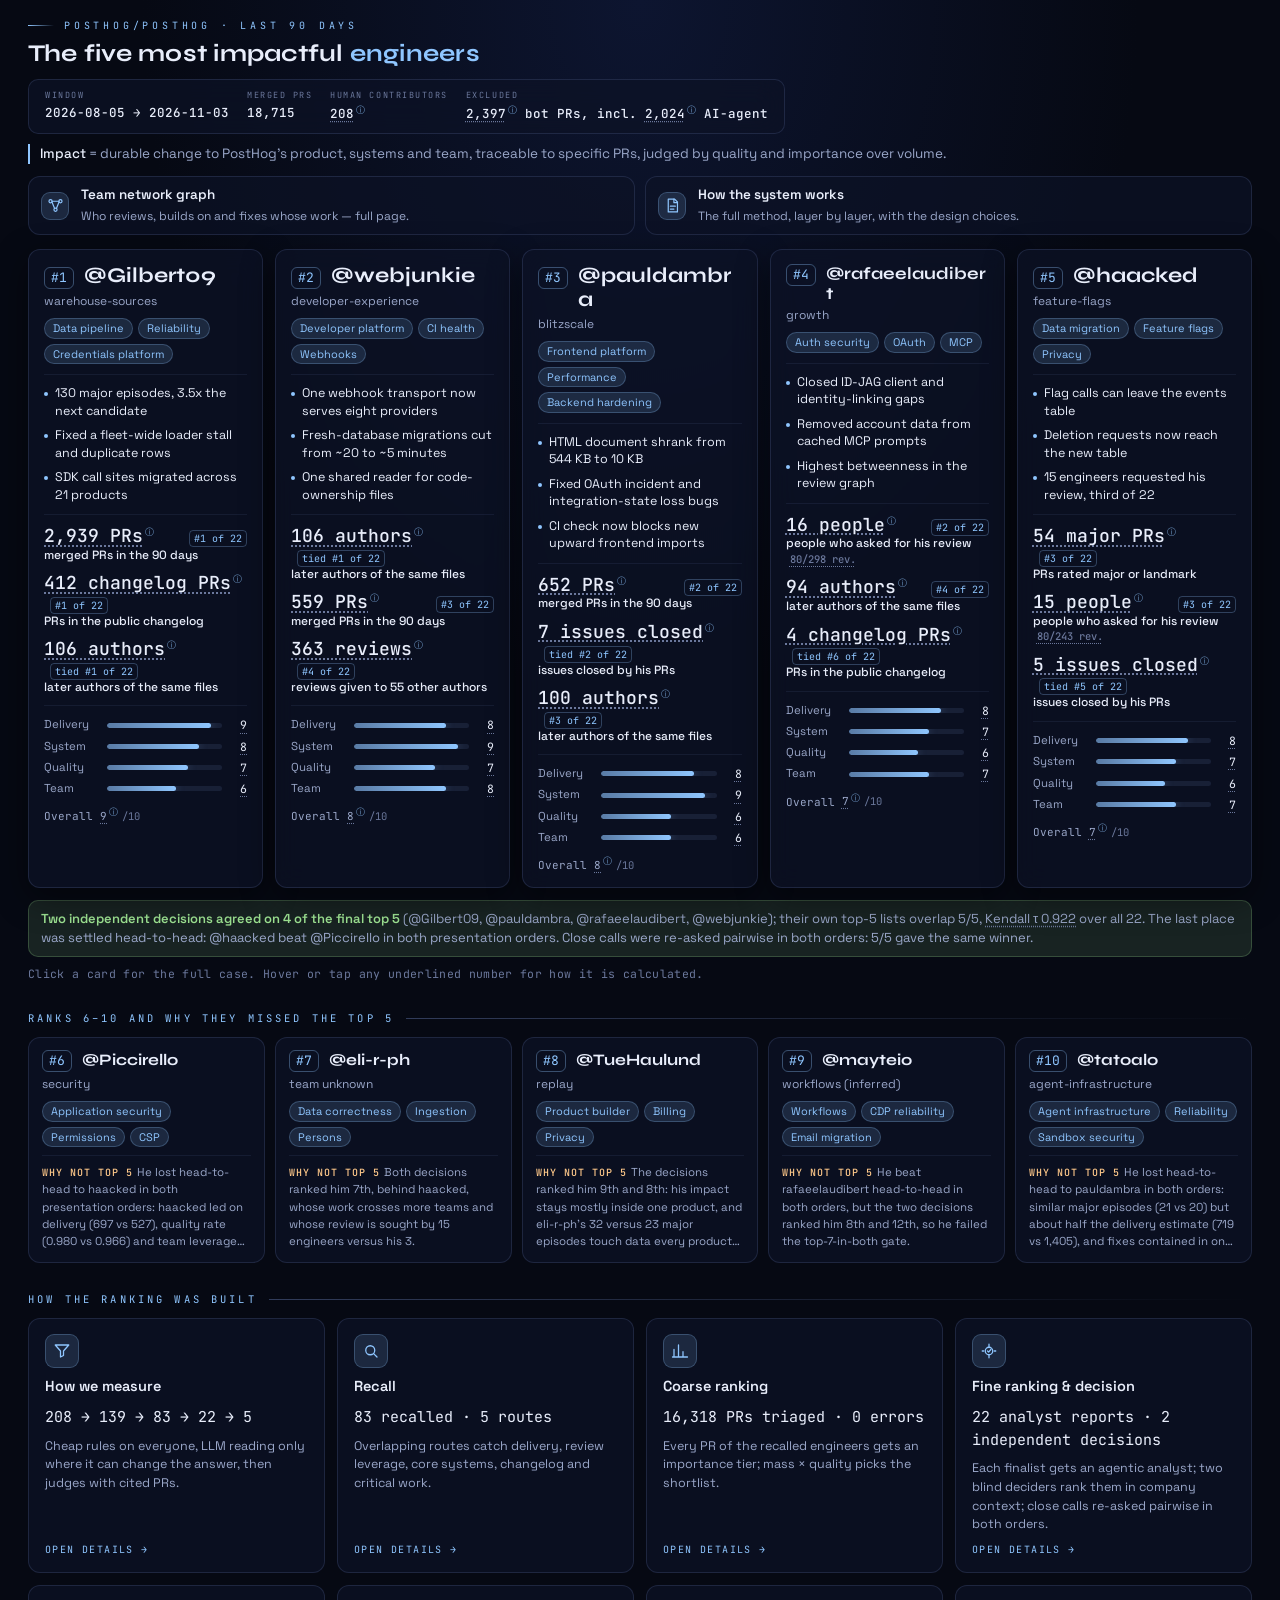
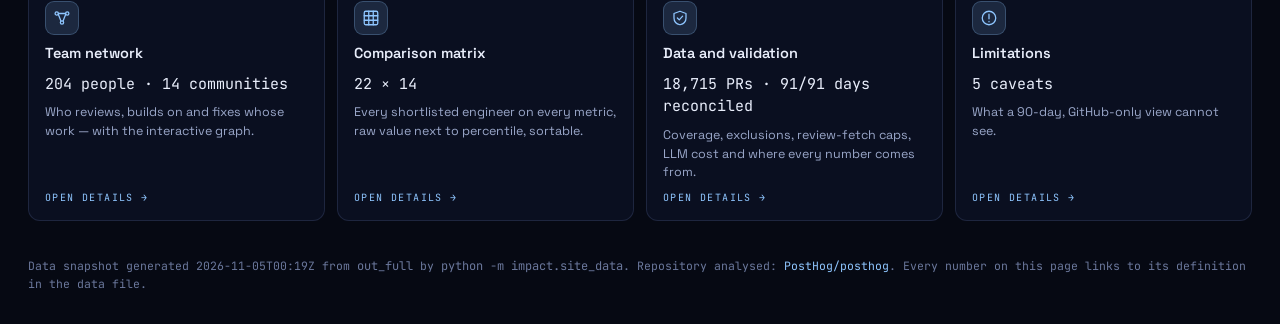
<file: index.html>
<!doctype html>
<html lang="en">
<head>
<meta charset="utf-8">
<meta name="viewport" content="width=device-width, initial-scale=1">
<title>PostHog Engineering Impact</title>
<meta name="description" content="Who were the five most impactful PostHog engineers over the last 90 days, and why.">
<meta name="color-scheme" content="dark">
<link rel="preconnect" href="https://fonts.googleapis.com">
<link rel="preconnect" href="https://fonts.gstatic.com" crossorigin>
<link href="https://fonts.googleapis.com/css2?family=JetBrains+Mono:wght@400;500&family=Space+Grotesk:wght@400;500;600&family=Syne:wght@600;700&display=swap" rel="stylesheet">
<link rel="stylesheet" href="style.css">
</head>
<body>
<div id="banner" class="banner" hidden></div>

<header class="head" id="sec-a">
  <div class="eyebrow">PostHog/posthog · last 90 days</div>
  <div class="head-row">
    <h1>The five most impactful <em>engineers</em></h1>
    <div class="readout" id="head-meta"></div>
  </div>
  <p class="definition" id="definition"></p>
  <nav class="explore" id="explore" aria-label="Explore further"></nav>
</header>

<main>
  <section id="sec-b" aria-label="Top 5 engineers">
    <div class="cards" id="cards"><p class="muted">Loading…</p></div>
    <p class="agree" id="agree"></p>
    <p class="hint">Click a card for the full case. Hover or tap any underlined number for how it is calculated.</p>
  </section>

  <section id="sec-d" aria-labelledby="next-title">
    <h2 class="group-title" id="next-title">Ranks 6–10 and why they missed the top 5</h2>
    <div class="next-grid" id="next-grid"></div>
  </section>

  <section id="sec-e" aria-labelledby="how-title">
    <h2 class="group-title" id="how-title">How the ranking was built</h2>
    <div class="how-grid" id="how-grid"></div>
  </section>
</main>

<footer class="foot" id="foot"></footer>

<div class="modal-wrap" id="modal" hidden>
  <div class="modal-scrim" data-close></div>
  <div class="modal" role="dialog" aria-modal="true" aria-labelledby="modal-title">
    <div class="modal-head">
      <h2 id="modal-title"></h2>
      <button class="close" data-close aria-label="Close">×</button>
    </div>
    <div class="modal-body" id="modal-body"></div>
  </div>
</div>

<aside class="drawer" id="drawer" aria-hidden="true" aria-label="Candidate detail">
  <div class="drawer-head">
    <div id="drawer-title"></div>
    <button class="close" id="drawer-close" aria-label="Close detail">×</button>
  </div>
  <div class="drawer-body" id="drawer-body"></div>
</aside>
<div class="scrim" id="scrim" hidden></div>
<div class="tip" id="tip" role="tooltip" hidden></div>

<script src="app.js"></script>
</body>
</html>
</file>
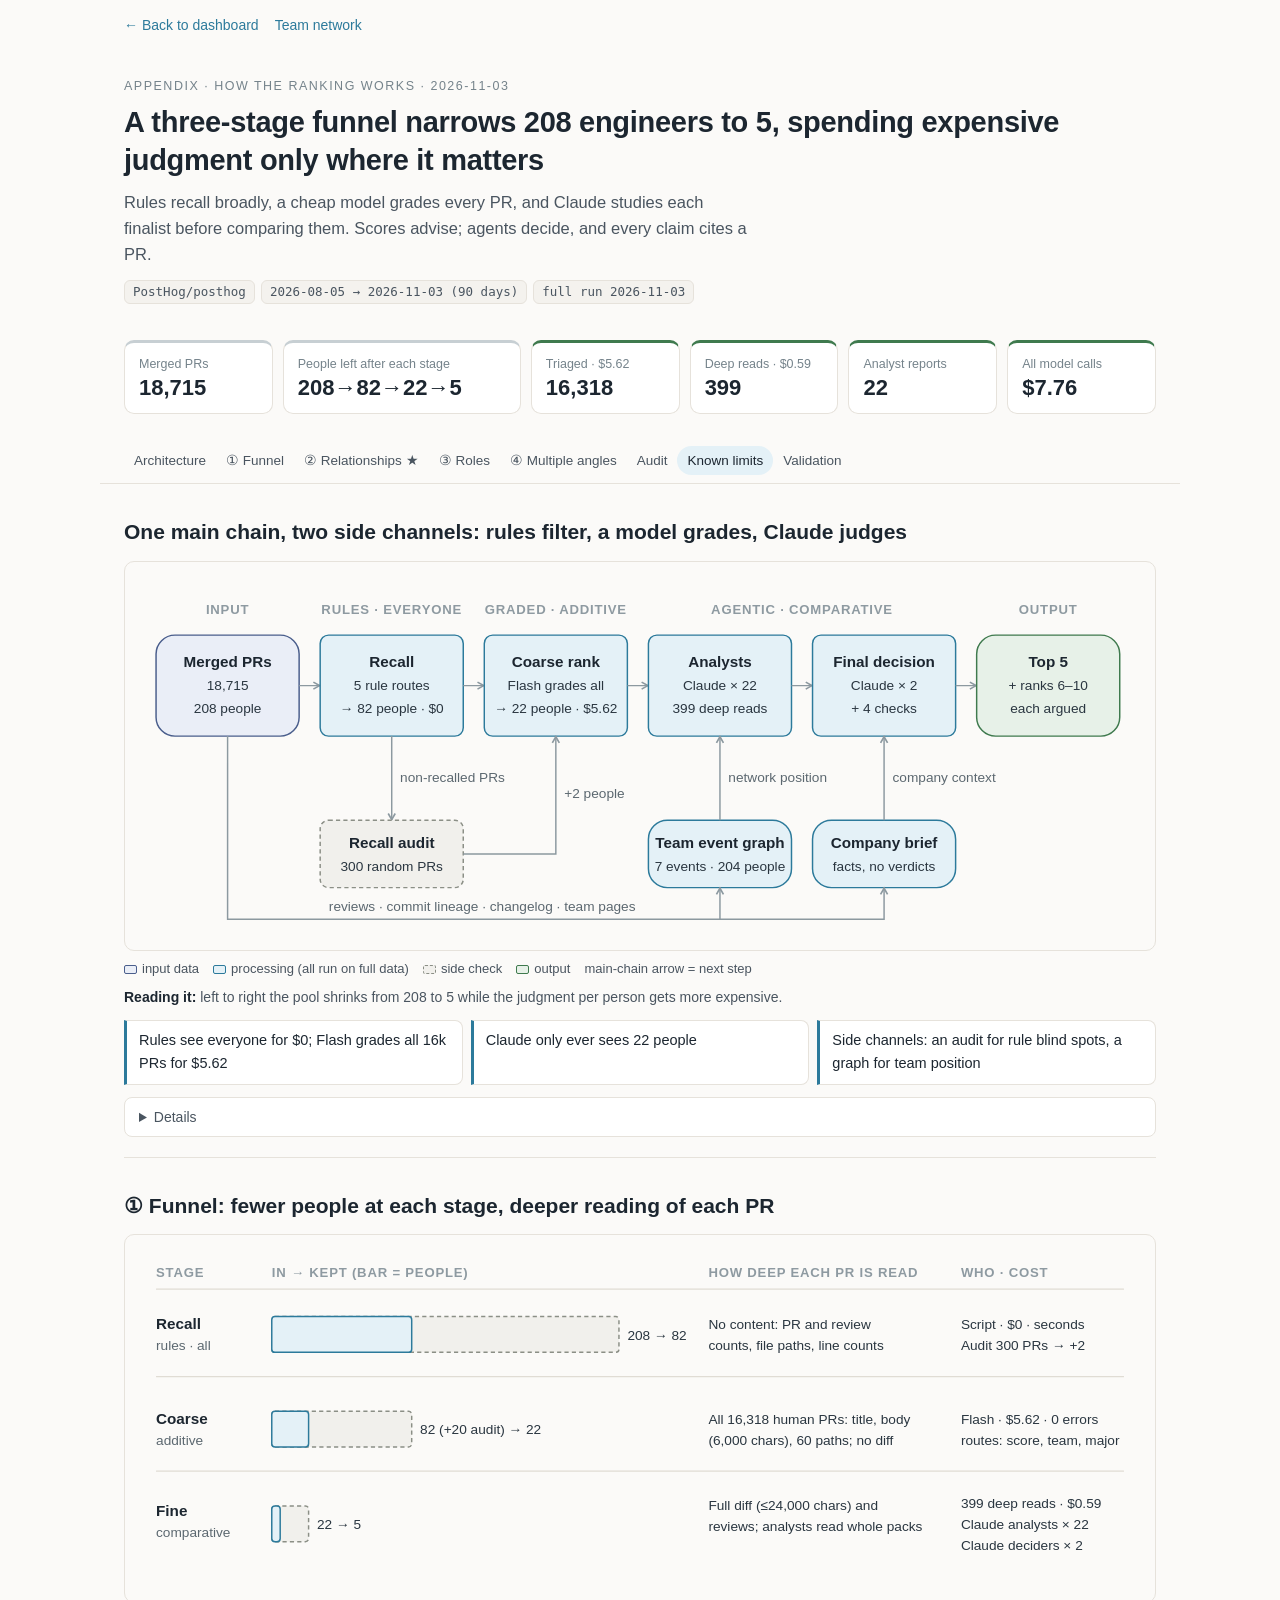
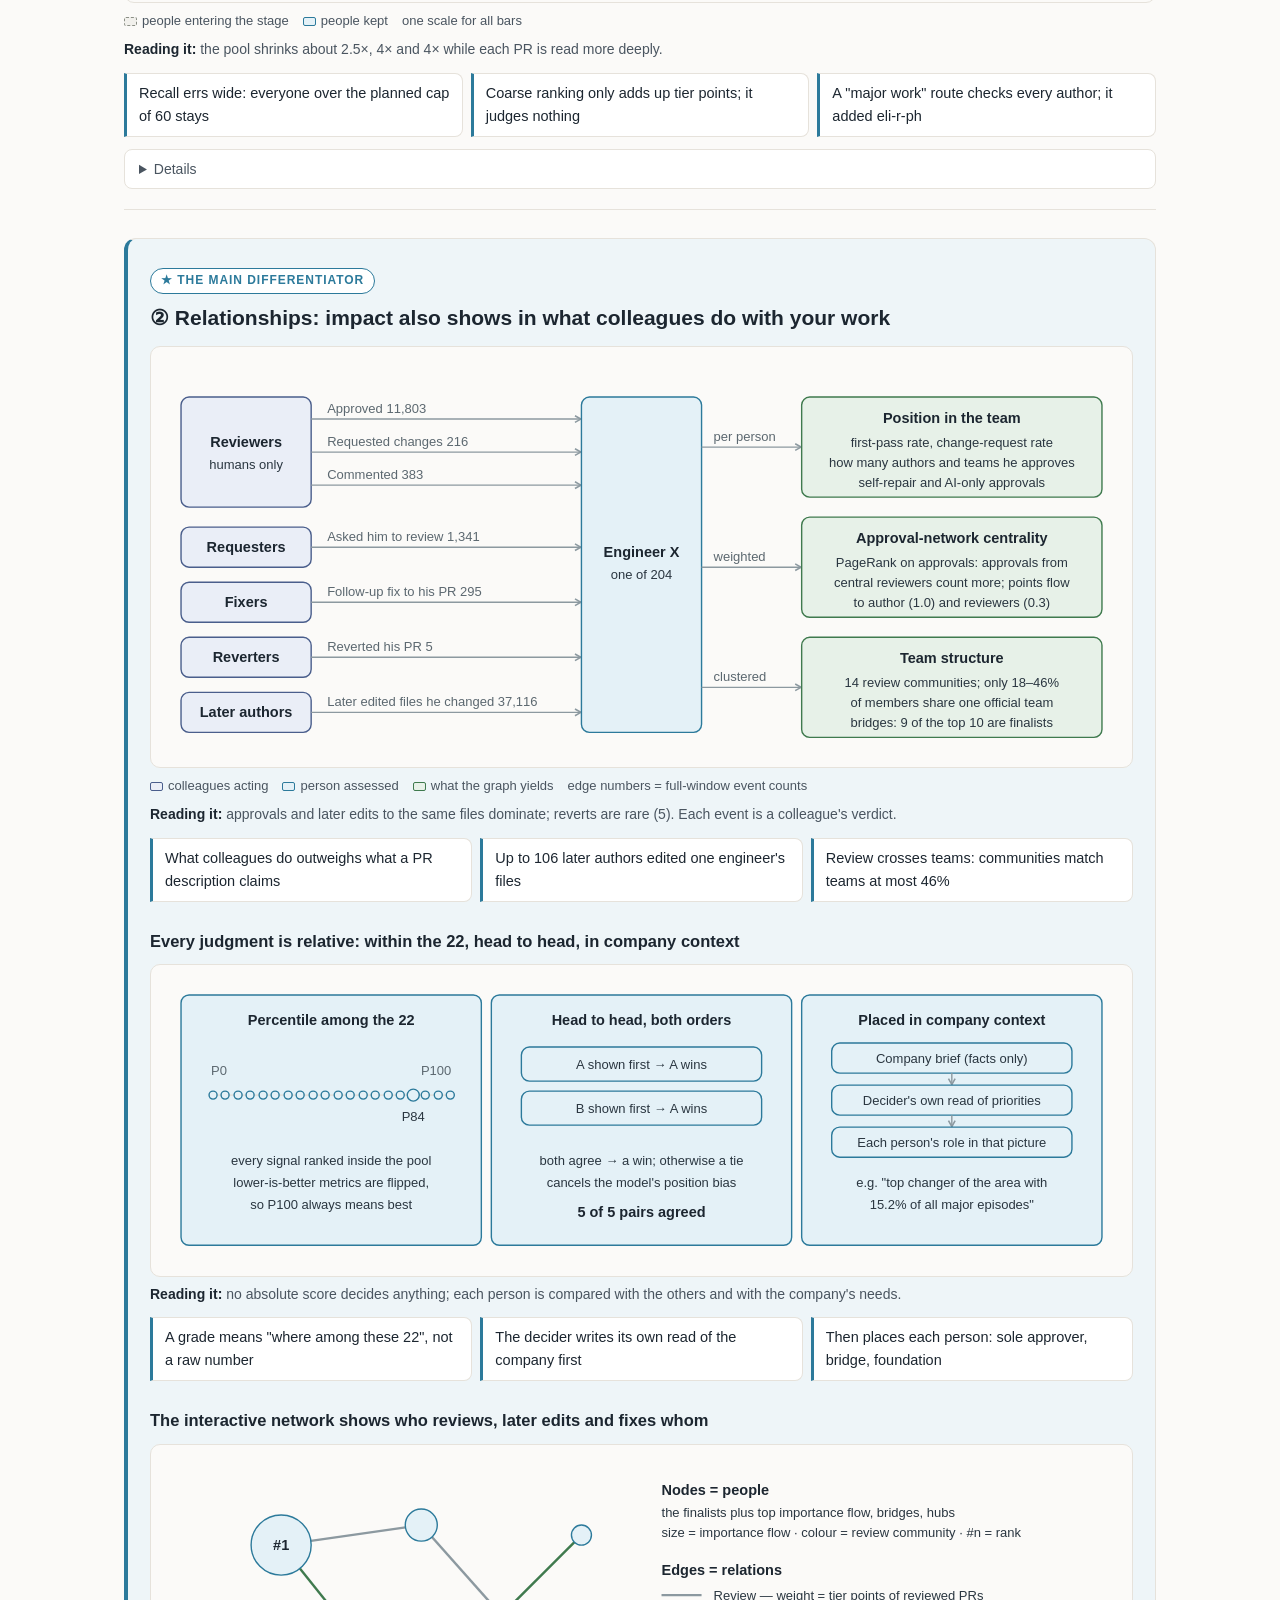
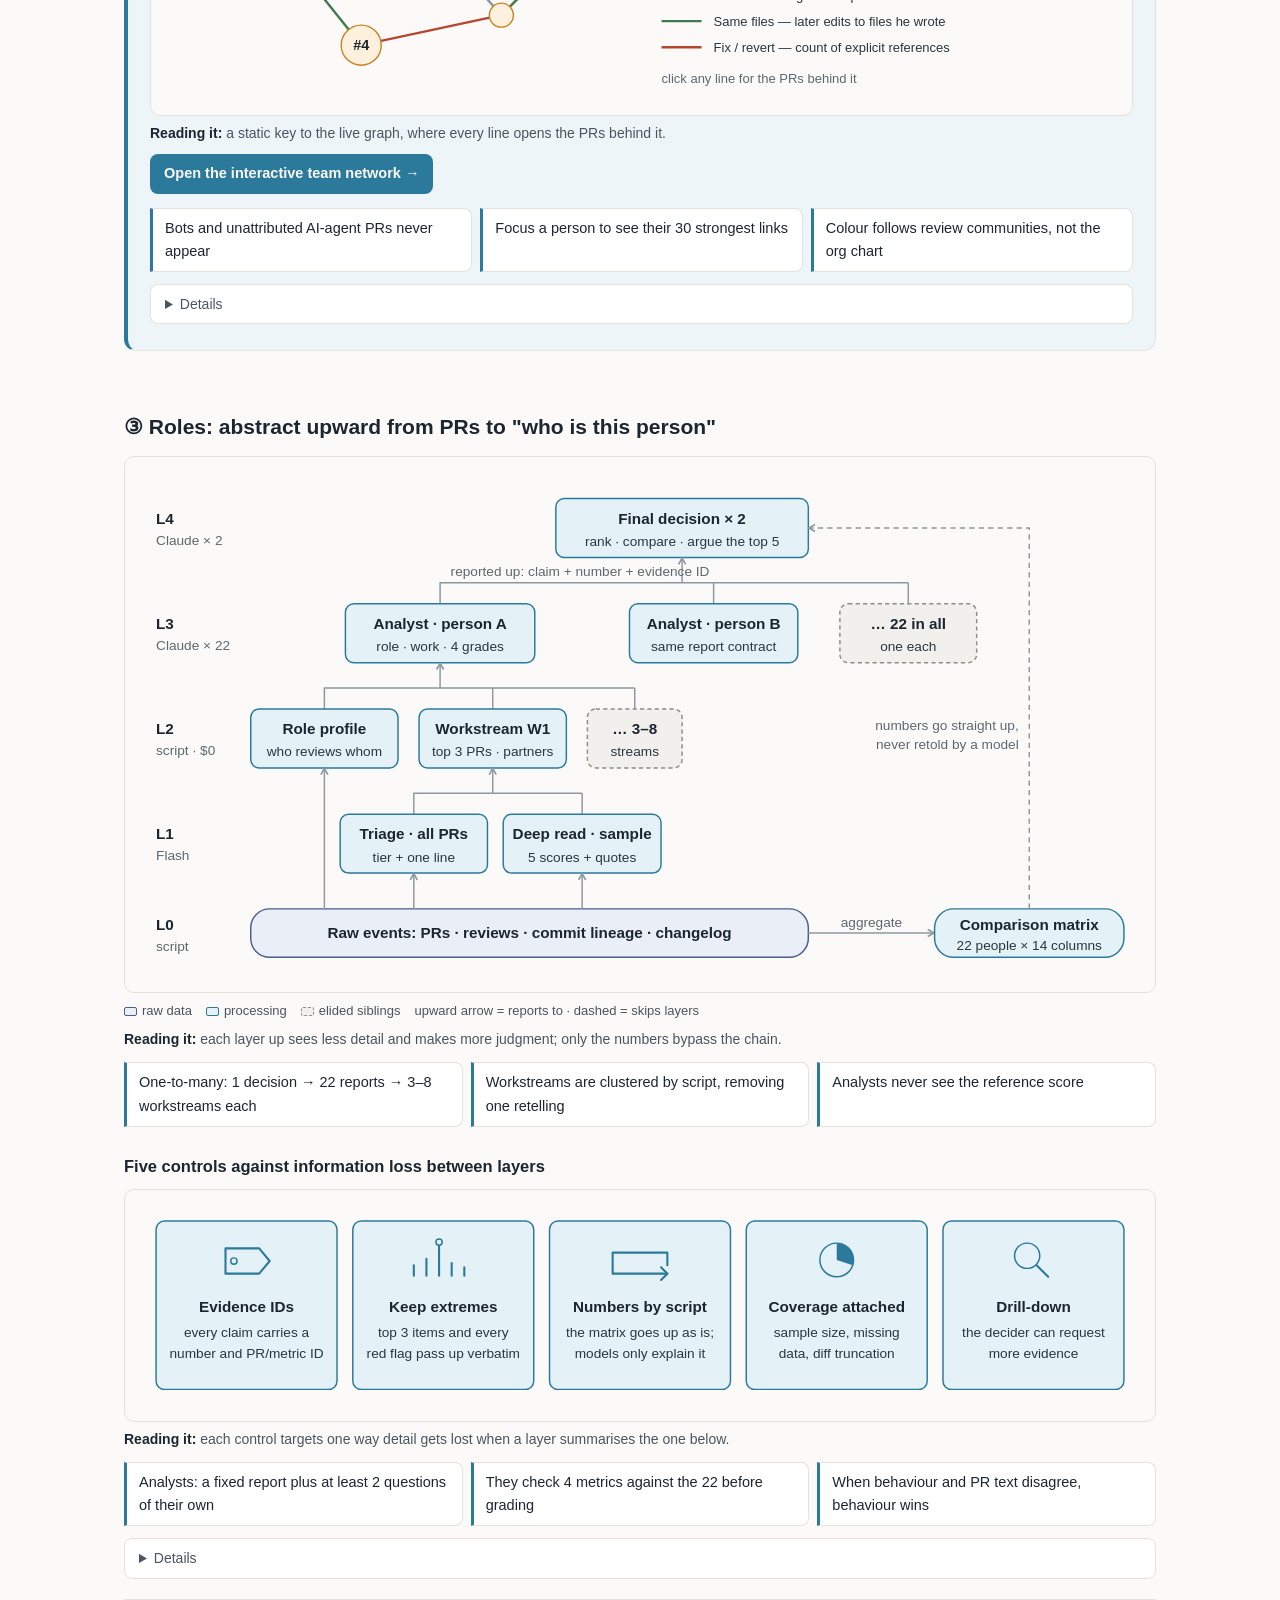
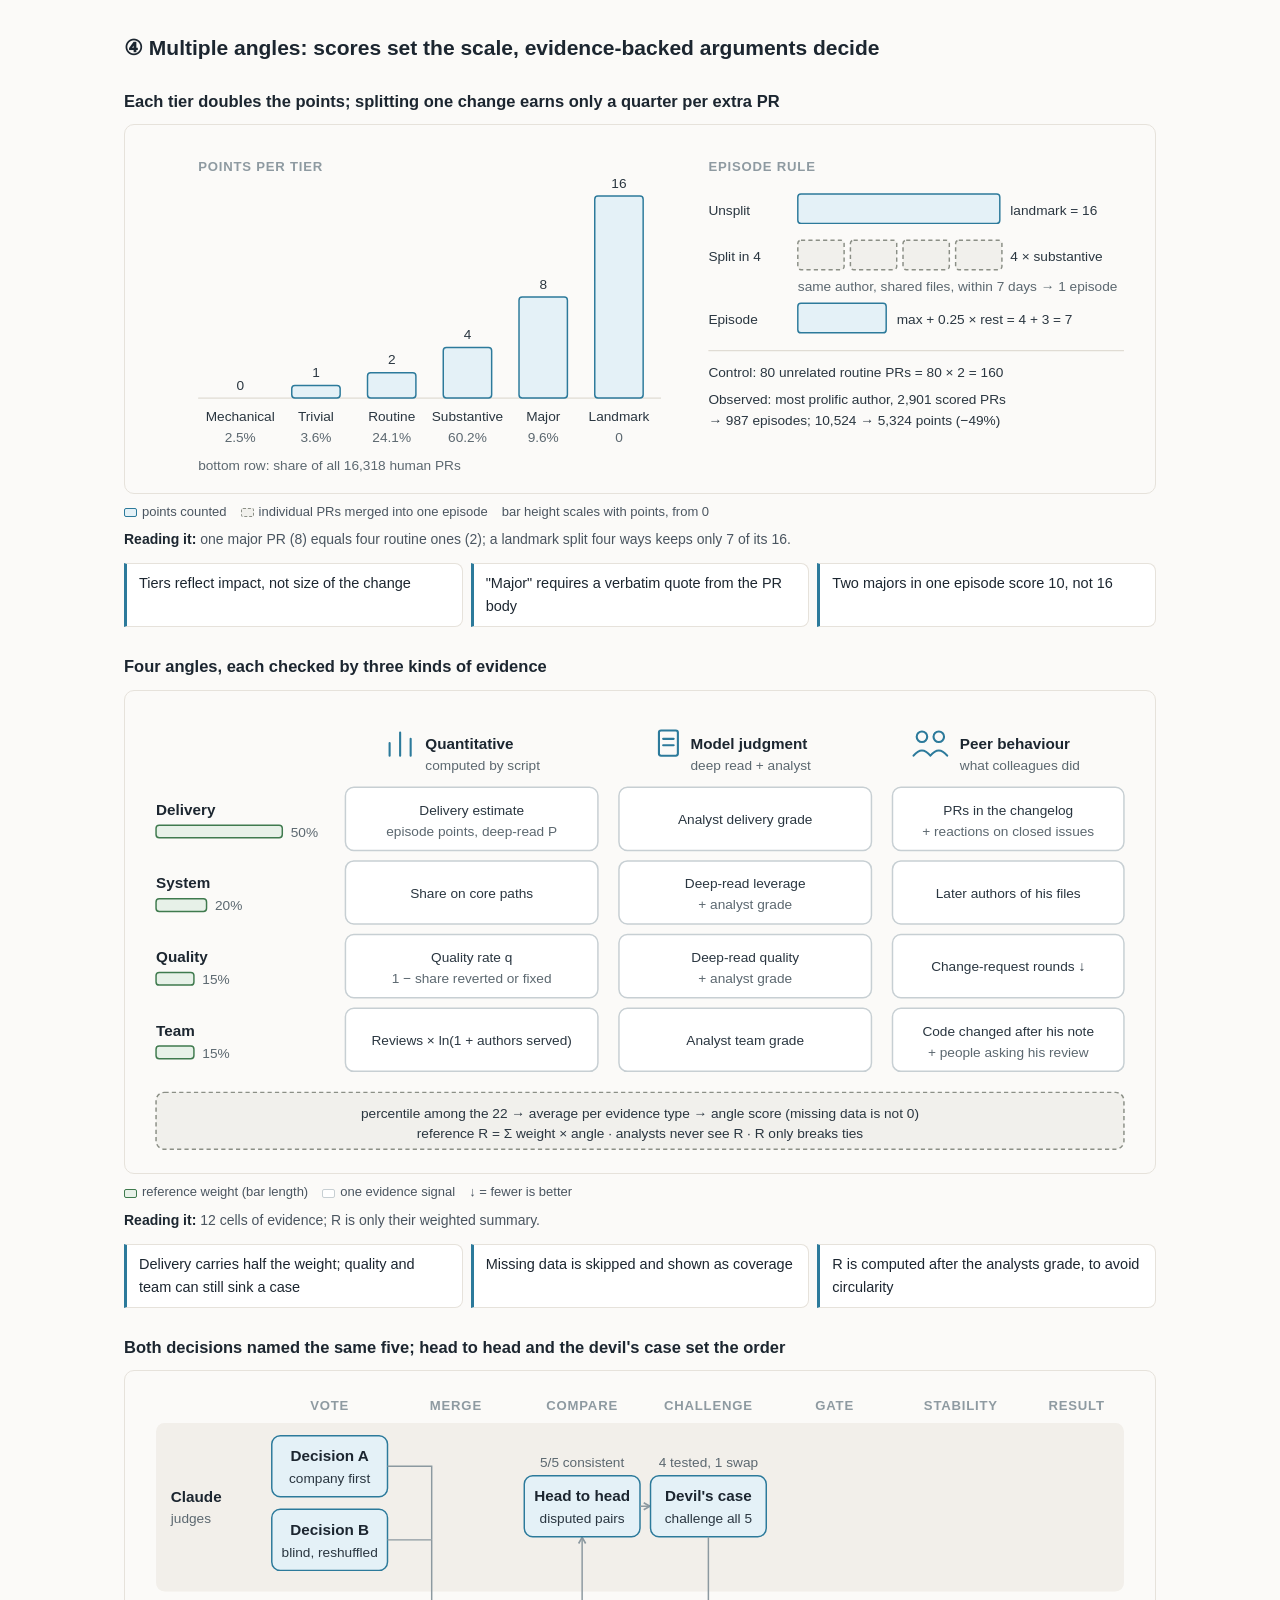
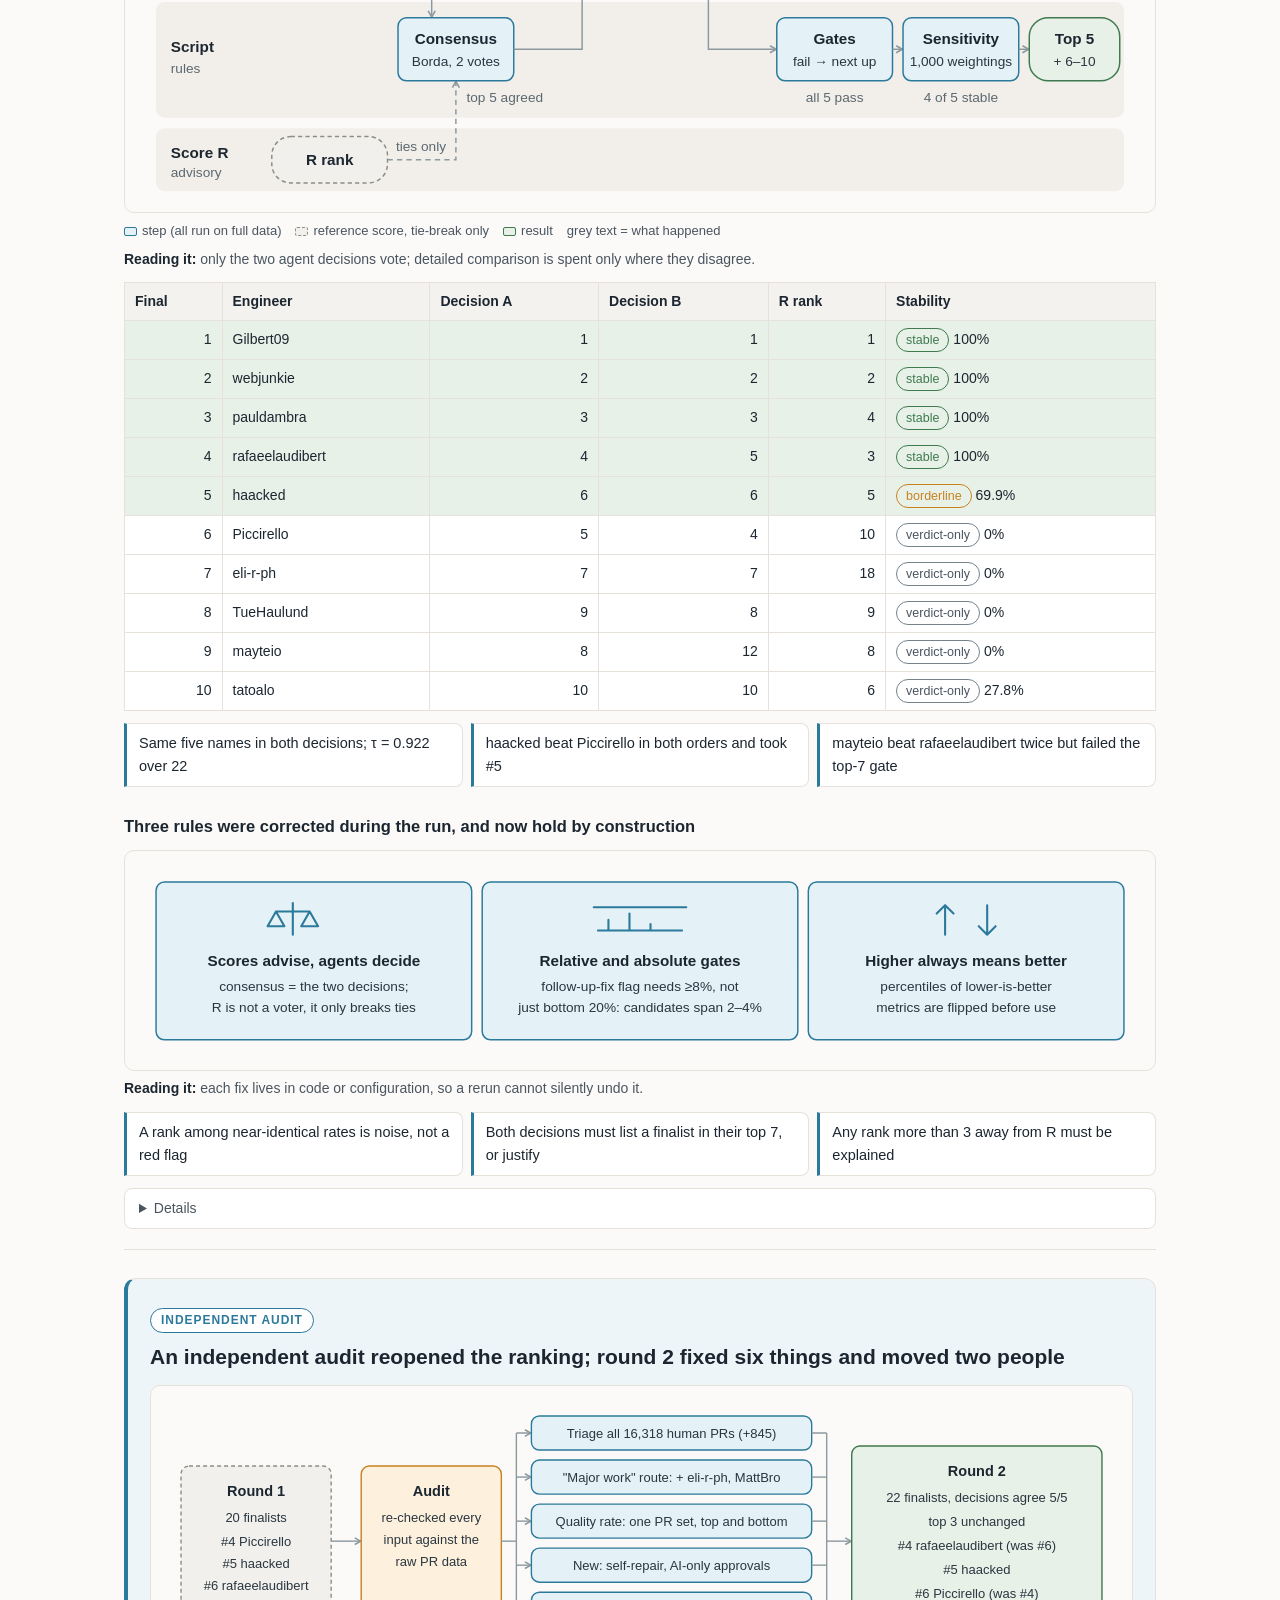
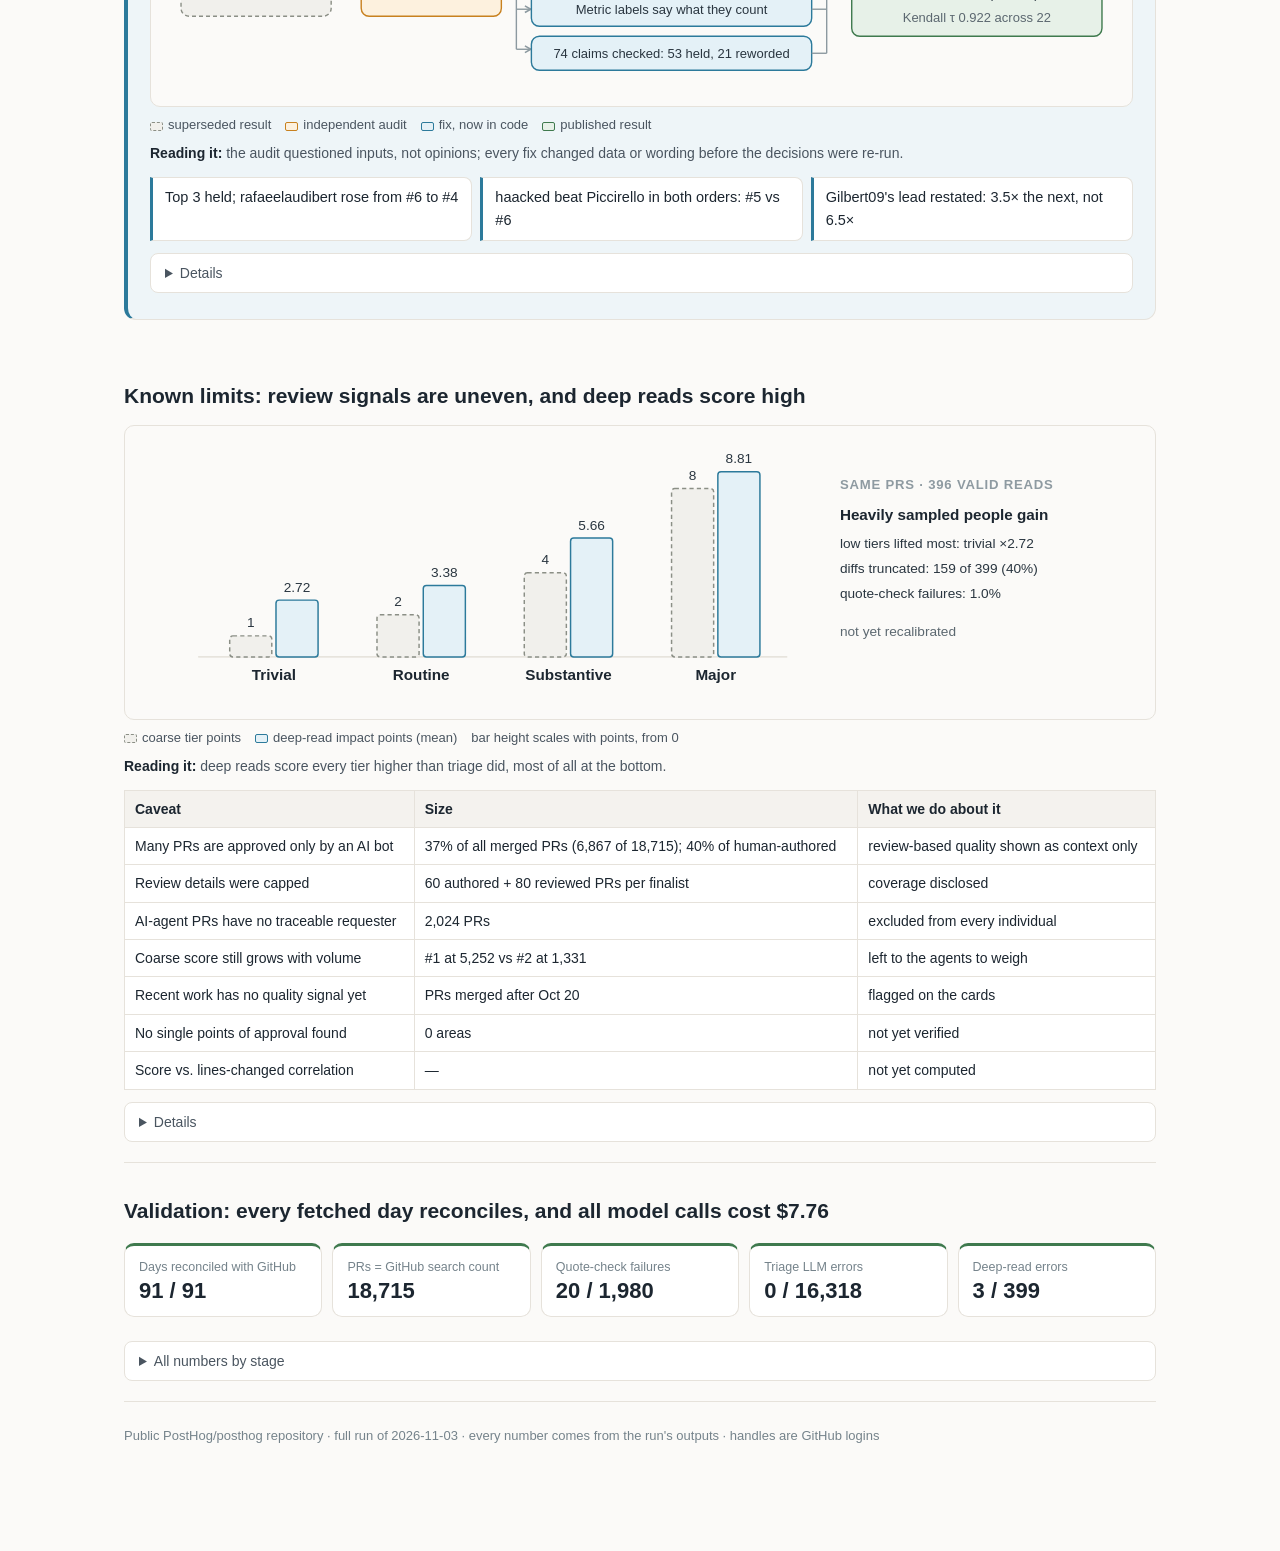
<file: method/explainer-en.html>
<!doctype html>
<html lang="en">
<head>
<meta charset="utf-8">
<meta name="viewport" content="width=device-width, initial-scale=1">
<title>How the Ranking Works</title>
<style>
:root{
  --bg:#FBFAF8; --panel:#FFFFFF; --panel-2:#F4F2EE; --line:#E6E2DB; --line-strong:#C7CFD3;
  --ink:#1C2630; --ink-2:#4A5560; --ink-3:#75838B;
  --accent:#2C7A9B; --accent-bg:#E4F1F7; --hl-bg:#EEF5F8;
  --focus:#C8811F; --focus-bg:#FDF1DE; --ok:#3F7A4E; --ok-bg:#E7F1E8;
  --d-bg:#FBFAF8; --d-border:#E6E2DB; --d-ink:#2A3640; --d-ink-strong:#1C2630; --d-ink-2:#5C6870; --d-cap:#8E9AA1;
  --d-edge:#8C99A0; --d-rule:#E0DCD4; --d-lane:#F2EFEA;
  --d-node:#FFFFFF; --d-node-s:#C7CFD3;
  --d-up:#EAEEF7; --d-up-s:#4A5E8C; --d-main:#E4F1F7; --d-main-s:#2C7A9B;
  --d-focus:#FDF1DE; --d-focus-s:#C8811F; --d-risk:#FBEAE6; --d-risk-s:#B5462F;
  --d-ok:#E7F1E8; --d-ok-s:#3F7A4E; --d-neu:#F1F0EC; --d-neu-s:#8B8F86;
  --sans:-apple-system,BlinkMacSystemFont,"Segoe UI",Roboto,"Helvetica Neue",Arial,sans-serif;
  --mono:"SF Mono",Menlo,Consolas,"DejaVu Sans Mono",monospace;
  --maxw:1080px;
}
@media (prefers-color-scheme: dark){
  :root:not([data-theme="light"]){
    --bg:#14181C; --panel:#1C2228; --panel-2:#232A31; --line:#2E363E; --line-strong:#3D4851;
    --ink:#E6EAED; --ink-2:#B4BEC6; --ink-3:#8A96A0; --accent:#6FB6D3; --accent-bg:#1B3440; --hl-bg:#172229;
    --focus:#E2A651; --focus-bg:#3A2C15; --ok:#86C095; --ok-bg:#1E3324;
    --d-bg:#1A2026; --d-border:#2E363E; --d-ink:#D8DFE4; --d-ink-strong:#F1F4F6; --d-ink-2:#A9B4BC; --d-cap:#7F8C95;
    --d-edge:#7C8A93; --d-rule:#323B43; --d-lane:#20272E;
    --d-node:#222A31; --d-node-s:#4A5761;
    --d-up:#232C42; --d-up-s:#8C9DD0; --d-main:#17323D; --d-main-s:#5FA8C6;
    --d-focus:#3A2C15; --d-focus-s:#E2A651; --d-risk:#3D2019; --d-risk-s:#E08A74;
    --d-ok:#1C3323; --d-ok-s:#7DB88C; --d-neu:#272B28; --d-neu-s:#8F948B;
  }
}
:root[data-theme="dark"]{
  --bg:#14181C; --panel:#1C2228; --panel-2:#232A31; --line:#2E363E; --line-strong:#3D4851;
  --ink:#E6EAED; --ink-2:#B4BEC6; --ink-3:#8A96A0; --accent:#6FB6D3; --accent-bg:#1B3440; --hl-bg:#172229;
  --focus:#E2A651; --focus-bg:#3A2C15; --ok:#86C095; --ok-bg:#1E3324;
  --d-bg:#1A2026; --d-border:#2E363E; --d-ink:#D8DFE4; --d-ink-strong:#F1F4F6; --d-ink-2:#A9B4BC; --d-cap:#7F8C95;
  --d-edge:#7C8A93; --d-rule:#323B43; --d-lane:#20272E;
  --d-node:#222A31; --d-node-s:#4A5761;
  --d-up:#232C42; --d-up-s:#8C9DD0; --d-main:#17323D; --d-main-s:#5FA8C6;
  --d-focus:#3A2C15; --d-focus-s:#E2A651; --d-risk:#3D2019; --d-risk-s:#E08A74;
  --d-ok:#1C3323; --d-ok-s:#7DB88C; --d-neu:#272B28; --d-neu-s:#8F948B;
}
*{box-sizing:border-box}
html{-webkit-text-size-adjust:100%;scroll-behavior:smooth}
body{margin:0;background:var(--bg);color:var(--ink);font:15.5px/1.6 var(--sans);-webkit-font-smoothing:antialiased}
.wrap{max-width:var(--maxw);margin:0 auto;padding:0 24px 80px}
a{color:var(--accent)}
h1{font-size:29px;line-height:1.28;margin:0 0 10px;letter-spacing:-.01em}
h2{font-size:21px;line-height:1.35;margin:0 0 14px}
h3{font-size:16.5px;margin:26px 0 10px}
p{margin:8px 0} ul,ol{margin:8px 0;padding-left:22px} li{margin:3px 0}

header.top{padding:40px 0 18px}
.eyebrow{font-size:12.5px;letter-spacing:.12em;color:var(--ink-3);margin-bottom:8px;text-transform:uppercase}
.lede{font-size:16.5px;color:var(--ink-2);max-width:68ch;margin:0}
.ids{display:flex;flex-wrap:wrap;gap:6px;margin-top:12px}
.ids span{font:12.5px/1 var(--mono);color:var(--ink-2);background:var(--panel-2);border:1px solid var(--line);border-radius:6px;padding:5px 8px}

.stats{display:grid;grid-template-columns:1fr 1.6fr 1fr 1fr 1fr 1fr;gap:10px;margin:18px 0 24px}
.stat{background:var(--panel);border:1px solid var(--line);border-top:3px solid var(--line-strong);border-radius:10px;padding:11px 14px}
.stat .v{white-space:nowrap;font-size:22px;font-weight:650;font-variant-numeric:tabular-nums;line-height:1.25}
.stat .k{font-size:12.5px;color:var(--ink-3)}
.stat.ok{border-top-color:var(--ok)}

nav.toc{position:sticky;top:0;z-index:5;background:color-mix(in srgb,var(--bg) 92%,transparent);backdrop-filter:blur(6px);border-bottom:1px solid var(--line);margin:0 -24px;padding:8px 24px;overflow-x:auto;white-space:nowrap}
nav.toc a{display:inline-block;font-size:13.5px;color:var(--ink-2);text-decoration:none;padding:4px 10px;border-radius:999px}
nav.toc a:hover,nav.toc a.on{background:var(--accent-bg);color:var(--ink)}

section{padding:34px 0 10px;border-bottom:1px solid var(--line);scroll-margin-top:48px}
section.hl{background:var(--hl-bg);border:1px solid var(--line);border-left:4px solid var(--accent);border-radius:12px;padding:28px 22px 16px;margin:28px 0}
.badge{display:inline-block;font-size:12px;font-weight:650;letter-spacing:.08em;text-transform:uppercase;color:var(--accent);background:var(--panel);border:1px solid var(--accent);border-radius:999px;padding:2px 10px;margin-bottom:10px}
ul.pts{list-style:none;padding:0;margin:12px 0;display:grid;grid-template-columns:repeat(auto-fit,minmax(250px,1fr));gap:8px}
ul.pts li{margin:0;background:var(--panel);border:1px solid var(--line);border-left:3px solid var(--accent);border-radius:0 8px 8px 0;padding:8px 12px;font-size:14.5px}
a.btn{display:inline-block;margin:10px 0 2px;padding:8px 14px;border-radius:8px;background:var(--accent);color:var(--bg);font-weight:600;font-size:14.5px;text-decoration:none}
a.btn:hover{filter:brightness(1.08)}

figure{margin:0}
.diagram{background:var(--d-bg);border:1px solid var(--d-border);border-radius:10px;padding:10px;overflow-x:auto}
.diagram svg{display:block;width:100%;height:auto;min-width:820px}
.diagram text{font-family:var(--sans);font-size:13px;fill:var(--d-ink)}
.diagram .t{font-size:14.5px;font-weight:600;fill:var(--d-ink-strong)}
.diagram .lbl{fill:var(--d-ink-2)}
.diagram .cap{font-size:12.5px;font-weight:600;fill:var(--d-cap);letter-spacing:.06em;text-transform:uppercase}
.diagram marker path{stroke:var(--d-edge)}
.n rect,.n circle{stroke-width:1.4px;fill:var(--d-node);stroke:var(--d-node-s)}
.n rect{rx:8px;ry:8px}
.n.up rect,.n.up circle{fill:var(--d-up);stroke:var(--d-up-s)} .n.main rect,.n.main circle{fill:var(--d-main);stroke:var(--d-main-s)}
.n.focus rect,.n.focus circle{fill:var(--d-focus);stroke:var(--d-focus-s)} .n.risk rect{fill:var(--d-risk);stroke:var(--d-risk-s)}
.n.ok rect,.n.ok circle{fill:var(--d-ok);stroke:var(--d-ok-s)} .n.neutral rect{fill:var(--d-neu);stroke:var(--d-neu-s);stroke-dasharray:4 3}
.n.data rect{rx:18px;ry:18px}
.n.bar rect{rx:3px;ry:3px}
.edge{fill:none;stroke:var(--d-edge);stroke-width:1.4px;marker-end:url(#arr)}
.edge.weak{stroke-dasharray:5 4}
.edge.nm{marker-end:none}
.rule{stroke:var(--d-rule);stroke-width:1.2px}
.lane{fill:var(--d-lane)}
.ic{fill:none;stroke:var(--d-main-s);stroke-width:2px;stroke-linecap:round;stroke-linejoin:round}
.icf{fill:var(--d-main-s)}
.er{fill:none;stroke:var(--d-edge);stroke-width:2.4px}
.ec{fill:none;stroke:var(--d-ok-s);stroke-width:2.4px}
.ef{fill:none;stroke:var(--d-risk-s);stroke-width:2.4px}
.dot{fill:var(--d-node-s)} .dot.hi{fill:var(--d-main-s)}
.legend{display:flex;flex-wrap:wrap;gap:6px 14px;font-size:13px;color:var(--ink-2);margin-top:8px}
.legend i{display:inline-block;width:13px;height:9px;border-radius:2px;border:1.4px solid;margin-right:5px;vertical-align:middle}
.legend .up{background:var(--d-up);border-color:var(--d-up-s)} .legend .main{background:var(--d-main);border-color:var(--d-main-s)}
.legend .focus{background:var(--d-focus);border-color:var(--d-focus-s)}
.legend .ok{background:var(--d-ok);border-color:var(--d-ok-s)} .legend .neutral{background:var(--d-neu);border-color:var(--d-neu-s);border-style:dashed}
.legend .plain{background:var(--d-node);border-color:var(--d-node-s)}
figcaption{font-size:14px;color:var(--ink-2);margin-top:6px}
figcaption b{color:var(--ink)}

.tbl{overflow-x:auto;margin:12px 0}
table{border-collapse:collapse;width:100%;font-size:14px;background:var(--panel)}
th,td{border:1px solid var(--line);padding:7px 10px;text-align:left;vertical-align:top}
th{background:var(--panel-2);font-weight:600}
td.num{text-align:right;font-variant-numeric:tabular-nums;white-space:nowrap}
td.nw{white-space:nowrap}
tr.top td{background:var(--ok-bg)}
.chip{display:inline-block;font-size:12.5px;border-radius:999px;padding:1px 9px;border:1px solid var(--line-strong);white-space:nowrap}
.chip.s{border-color:var(--ok);color:var(--ok)} .chip.b{border-color:var(--focus);color:var(--focus)} .chip.v{border-color:var(--ink-3);color:var(--ink-2)}

details{background:var(--panel);border:1px solid var(--line);border-radius:8px;margin:10px 0}
details>summary{cursor:pointer;padding:8px 14px;font-size:14px;color:var(--ink-2)}
details[open]>summary{border-bottom:1px solid var(--line)}
details>div{padding:10px 14px;font-size:14.5px}
dl.qa dt{font-weight:600;margin-top:8px} dl.qa dd{margin:2px 0 0;color:var(--ink-2)}
.src{font-size:12.5px;color:var(--ink-3)}

footer{padding:24px 0;color:var(--ink-3);font-size:13px}
@media (max-width:720px){
  .wrap{padding:0 16px 60px} nav.toc{margin:0 -16px;padding:8px 16px}
  h1{font-size:24px} .stats{grid-template-columns:repeat(2,minmax(0,1fr))} .stat.wide{grid-column:span 2}
  section.hl{padding:22px 14px 12px}
}
@media print{nav.toc{display:none} details{break-inside:avoid}}
.back{display:flex;flex-wrap:wrap;gap:6px 16px;padding:14px 0 0;font-size:14px}
.back a{text-decoration:none}
</style>
</head>
<body>
<div class="wrap">
<div class="back"><a href="../index.html">← Back to dashboard</a><a href="../network.html">Team network</a></div>

<header class="top">
  <div class="eyebrow">Appendix · how the ranking works · 2026-11-03</div>
  <h1>A three-stage funnel narrows 208 engineers to 5, spending expensive judgment only where it matters</h1>
  <p class="lede">Rules recall broadly, a cheap model grades every PR, and Claude studies each finalist before comparing them. Scores advise; agents decide, and every claim cites a PR.</p>
  <div class="ids"><span>PostHog/posthog</span><span>2026-08-05 → 2026-11-03 (90 days)</span><span>full run 2026-11-03</span></div>
</header>

<div class="stats">
  <div class="stat"><div class="k">Merged PRs</div><div class="v">18,715</div></div>
  <div class="stat wide"><div class="k">People left after each stage</div><div class="v">208→82→22→5</div></div>
  <div class="stat ok"><div class="k">Triaged · $5.62</div><div class="v">16,318</div></div>
  <div class="stat ok"><div class="k">Deep reads · $0.59</div><div class="v">399</div></div>
  <div class="stat ok"><div class="k">Analyst reports</div><div class="v">22</div></div>
  <div class="stat ok"><div class="k">All model calls</div><div class="v">$7.76</div></div>
</div>

<nav class="toc" aria-label="Contents">
  <a href="#s0">Architecture</a><a href="#s1">① Funnel</a><a href="#s2">② Relationships ★</a><a href="#s3">③ Roles</a><a href="#s4">④ Multiple angles</a><a href="#s4b">Audit</a><a href="#s5">Known limits</a><a href="#s6">Validation</a>
</nav>

<!-- ============ architecture ============ -->
<section id="s0">
  <h2>One main chain, two side channels: rules filter, a model grades, Claude judges</h2>
  <figure>
    <div class="diagram">
      <svg viewBox="0 0 960 350" role="img" aria-label="Architecture: data flows through recall and coarse ranking to the analysts and the final decision; side channels are the recall audit, the team event graph and the company brief">
        <defs><marker id="arr" viewBox="0 0 10 10" refX="8.6" refY="5" markerWidth="7" markerHeight="7" orient="auto-start-reverse"><path d="M2 1.6L8 5L2 8.4" fill="none" stroke-width="1.6"/></marker></defs>
        <text class="cap" x="88" y="40" text-anchor="middle">Input</text>
        <text class="cap" x="244" y="40" text-anchor="middle">Rules · everyone</text>
        <text class="cap" x="400" y="40" text-anchor="middle">Graded · additive</text>
        <text class="cap" x="634" y="40" text-anchor="middle">Agentic · comparative</text>
        <text class="cap" x="868" y="40" text-anchor="middle">Output</text>

        <g class="n up data"><rect x="20" y="60" width="136" height="96"/><text class="t" x="88" y="90" text-anchor="middle">Merged PRs</text><text x="88" y="112" text-anchor="middle">18,715</text><text x="88" y="134" text-anchor="middle">208 people</text></g>
        <path class="edge" d="M156 108 H176"/>
        <g class="n main"><rect x="176" y="60" width="136" height="96"/><text class="t" x="244" y="90" text-anchor="middle">Recall</text><text x="244" y="112" text-anchor="middle">5 rule routes</text><text x="244" y="134" text-anchor="middle">→ 82 people · $0</text></g>
        <path class="edge" d="M312 108 H332"/>
        <g class="n main"><rect x="332" y="60" width="136" height="96"/><text class="t" x="400" y="90" text-anchor="middle">Coarse rank</text><text x="400" y="112" text-anchor="middle">Flash grades all</text><text x="400" y="134" text-anchor="middle">→ 22 people · $5.62</text></g>
        <path class="edge" d="M468 108 H488"/>
        <g class="n main"><rect x="488" y="60" width="136" height="96"/><text class="t" x="556" y="90" text-anchor="middle">Analysts</text><text x="556" y="112" text-anchor="middle">Claude × 22</text><text x="556" y="134" text-anchor="middle">399 deep reads</text></g>
        <path class="edge" d="M624 108 H644"/>
        <g class="n main"><rect x="644" y="60" width="136" height="96"/><text class="t" x="712" y="90" text-anchor="middle">Final decision</text><text x="712" y="112" text-anchor="middle">Claude × 2</text><text x="712" y="134" text-anchor="middle">+ 4 checks</text></g>
        <path class="edge" d="M780 108 H800"/>
        <g class="n ok data"><rect x="800" y="60" width="136" height="96"/><text class="t" x="868" y="90" text-anchor="middle">Top 5</text><text x="868" y="112" text-anchor="middle">+ ranks 6–10</text><text x="868" y="134" text-anchor="middle">each argued</text></g>

        <path class="edge" d="M244 156 V236"/><text class="lbl" x="252" y="200">non-recalled PRs</text>
        <g class="n neutral"><rect x="176" y="236" width="136" height="64"/><text class="t" x="244" y="262" text-anchor="middle">Recall audit</text><text x="244" y="284" text-anchor="middle">300 random PRs</text></g>
        <path class="edge" d="M312 268 H400 V156"/><text class="lbl" x="408" y="215">+2 people</text>

        <g class="n main data"><rect x="488" y="236" width="136" height="64"/><text class="t" x="556" y="262" text-anchor="middle">Team event graph</text><text x="556" y="284" text-anchor="middle">7 events · 204 people</text></g>
        <path class="edge" d="M556 236 V156"/><text class="lbl" x="564" y="200">network position</text>
        <g class="n main data"><rect x="644" y="236" width="136" height="64"/><text class="t" x="712" y="262" text-anchor="middle">Company brief</text><text x="712" y="284" text-anchor="middle">facts, no verdicts</text></g>
        <path class="edge" d="M712 236 V156"/><text class="lbl" x="720" y="200">company context</text>

        <path class="edge" d="M88 156 V330 H712 V300"/>
        <path class="edge" d="M556 330 V300"/>
        <text class="lbl" x="330" y="322" text-anchor="middle">reviews · commit lineage · changelog · team pages</text>
      </svg>
    </div>
    <div class="legend"><span><i class="up"></i>input data</span><span><i class="main"></i>processing (all run on full data)</span><span><i class="neutral"></i>side check</span><span><i class="ok"></i>output</span><span>main-chain arrow = next step</span></div>
    <figcaption><b>Reading it:</b> left to right the pool shrinks from 208 to 5 while the judgment per person gets more expensive.</figcaption>
  </figure>
  <ul class="pts">
    <li>Rules see everyone for $0; Flash grades all 16k PRs for $5.62</li>
    <li>Claude only ever sees 22 people</li>
    <li>Side channels: an audit for rule blind spots, a graph for team position</li>
  </ul>
  <details><summary>Details</summary><div>
    <p>"Flash" is a low-cost DeepSeek model: about $0.00034 per triage and $0.0015 per deep read. Claude runs as agent sessions and is not billed per call. The $7.76 total covers every cached DeepSeek call, development runs included.</p>
  </div></details>
</section>

<!-- ============ ① funnel ============ -->
<section id="s1">
  <h2>① Funnel: fewer people at each stage, deeper reading of each PR</h2>
  <figure>
    <div class="diagram">
      <svg viewBox="0 0 960 330" role="img" aria-label="Three-stage funnel: people in and kept, reading depth, executor and cost per stage">
        <text class="cap" x="20" y="30">Stage</text>
        <text class="cap" x="130" y="30">In → kept (bar = people)</text>
        <text class="cap" x="545" y="30">How deep each PR is read</text>
        <text class="cap" x="785" y="30">Who · cost</text>
        <path class="rule" d="M20 42 H940"/>

        <text class="t" x="20" y="80">Recall</text><text class="lbl" x="20" y="100">rules · all</text>
        <g class="n neutral bar"><rect x="130" y="68" width="330" height="34"/></g>
        <g class="n main bar"><rect x="130" y="68" width="133" height="34"/></g>
        <text x="468" y="90">208 → 82</text>
        <text x="545" y="80">No content: PR and review</text><text x="545" y="100">counts, file paths, line counts</text>
        <text x="785" y="80">Script · $0 · seconds</text><text x="785" y="100">Audit 300 PRs → +2</text>
        <path class="rule" d="M20 125 H940"/>

        <text class="t" x="20" y="170">Coarse</text><text class="lbl" x="20" y="190">additive</text>
        <g class="n neutral bar"><rect x="130" y="158" width="133" height="34"/></g>
        <g class="n main bar"><rect x="130" y="158" width="35" height="34"/></g>
        <text x="271" y="180">82 (+20 audit) → 22</text>
        <text x="545" y="170">All 16,318 human PRs: title, body</text><text x="545" y="190">(6,000 chars), 60 paths; no diff</text>
        <text x="785" y="170">Flash · $5.62 · 0 errors</text><text x="785" y="190">routes: score, team, major</text>
        <path class="rule" d="M20 215 H940"/>

        <text class="t" x="20" y="258">Fine</text><text class="lbl" x="20" y="278">comparative</text>
        <g class="n neutral bar"><rect x="130" y="248" width="35" height="34"/></g>
        <g class="n main bar"><rect x="130" y="248" width="8" height="34"/></g>
        <text x="173" y="270">22 → 5</text>
        <text x="545" y="252">Full diff (≤24,000 chars) and</text><text x="545" y="272">reviews; analysts read whole packs</text>
        <text x="785" y="250">399 deep reads · $0.59</text><text x="785" y="270">Claude analysts × 22</text><text x="785" y="290">Claude deciders × 2</text>
      </svg>
    </div>
    <div class="legend"><span><i class="neutral"></i>people entering the stage</span><span><i class="main"></i>people kept</span><span>one scale for all bars</span></div>
    <figcaption><b>Reading it:</b> the pool shrinks about 2.5×, 4× and 4× while each PR is read more deeply.</figcaption>
  </figure>
  <ul class="pts">
    <li>Recall errs wide: everyone over the planned cap of 60 stays</li>
    <li>Coarse ranking only adds up tier points; it judges nothing</li>
    <li>A "major work" route checks every author; it added eli-r-ph</li>
  </ul>
  <details><summary>Details</summary><div>
    <div class="tbl"><table>
      <tr><th>Stage</th><th>Selection rule</th><th>Result</th></tr>
      <tr><td class="nw">Recall</td><td>≥5 PRs or ≥20 reviews (three exemptions), then any of 5 routes; plus the random audit</td><td>208 → 139 active → 82, + 2 from the audit</td></tr>
      <tr><td class="nw">Coarse</td><td>every human PR graded; tier → episode → × quality factor. Shortlist = top 15 by score ∪ top 5 by team leverage ∪ top 15 by major episodes (ties kept)</td><td>16,318 PRs, 0 LLM errors → 22</td></tr>
      <tr><td class="nw">Fine</td><td>4 angles × 3 evidence types; one analyst per person; two deciders compare</td><td>22 → 5</td></tr>
    </table></div>
    <div class="tbl"><table>
      <tr><th>Recall route</th><th>Hits</th><th>Only route</th></tr>
      <tr><td>Rule delivery score, top 40 (path weight × log₂(1+lines))</td><td class="num">40</td><td class="num">7</td></tr>
      <tr><td>Team leverage, top 15 (reviews × ln(1+authors served))</td><td class="num">15</td><td class="num">4</td></tr>
      <tr><td>Core-path rule score, top 10</td><td class="num">10</td><td class="num">0</td></tr>
      <tr><td>Has a PR in the public changelog</td><td class="num">62</td><td class="num">38</td></tr>
      <tr><td>Has an incident / security / billing label</td><td class="num">1</td><td class="num">0</td></tr>
    </table></div>
    <p>The audit samples 300 of the 2,229 PRs by people the rules missed; Piccirello (42 "major" PRs, final #6) and MattBro came in that way. Path weights: generated code 0, docs 0.2, migrations and CI 0.3, tests 0.5, source 1.0 × area factor (core 1.5).</p>
  </div></details>
</section>

<!-- ============ ② relationships (highlight) ============ -->
<section id="s2" class="hl">
  <span class="badge">★ The main differentiator</span>
  <h2>② Relationships: impact also shows in what colleagues do with your work</h2>
  <figure>
    <div class="diagram">
      <svg viewBox="0 0 960 400" role="img" aria-label="Team event graph: seven kinds of colleague action point at one engineer and roll up into team position, trust weighting and team structure">
        <g class="n up"><rect x="20" y="40" width="130" height="110"/><text class="t" x="85" y="90" text-anchor="middle">Reviewers</text><text x="85" y="112" text-anchor="middle">humans only</text></g>
        <path class="edge" d="M150 62 H420"/><text class="lbl" x="166" y="56">Approved 11,803</text>
        <path class="edge" d="M150 95 H420"/><text class="lbl" x="166" y="89">Requested changes 216</text>
        <path class="edge" d="M150 128 H420"/><text class="lbl" x="166" y="122">Commented 383</text>
        <g class="n up"><rect x="20" y="170" width="130" height="40"/><text class="t" x="85" y="195" text-anchor="middle">Requesters</text></g>
        <path class="edge" d="M150 190 H420"/><text class="lbl" x="166" y="184">Asked him to review 1,341</text>
        <g class="n up"><rect x="20" y="225" width="130" height="40"/><text class="t" x="85" y="250" text-anchor="middle">Fixers</text></g>
        <path class="edge" d="M150 245 H420"/><text class="lbl" x="166" y="239">Follow-up fix to his PR 295</text>
        <g class="n up"><rect x="20" y="280" width="130" height="40"/><text class="t" x="85" y="305" text-anchor="middle">Reverters</text></g>
        <path class="edge" d="M150 300 H420"/><text class="lbl" x="166" y="294">Reverted his PR 5</text>
        <g class="n up"><rect x="20" y="335" width="130" height="40"/><text class="t" x="85" y="360" text-anchor="middle">Later authors</text></g>
        <path class="edge" d="M150 355 H420"/><text class="lbl" x="166" y="349">Later edited files he changed 37,116</text>

        <g class="n main"><rect x="420" y="40" width="120" height="335"/><text class="t" x="480" y="200" text-anchor="middle">Engineer X</text><text x="480" y="222" text-anchor="middle">one of 204</text></g>

        <path class="edge" d="M540 90 H640"/><text class="lbl" x="552" y="84">per person</text>
        <path class="edge" d="M540 210 H640"/><text class="lbl" x="552" y="204">weighted</text>
        <path class="edge" d="M540 330 H640"/><text class="lbl" x="552" y="324">clustered</text>
        <g class="n ok"><rect x="640" y="40" width="300" height="100"/><text class="t" x="790" y="66" text-anchor="middle">Position in the team</text><text x="790" y="90" text-anchor="middle">first-pass rate, change-request rate</text><text x="790" y="110" text-anchor="middle">how many authors and teams he approves</text><text x="790" y="130" text-anchor="middle">self-repair and AI-only approvals</text></g>
        <g class="n ok"><rect x="640" y="160" width="300" height="100"/><text class="t" x="790" y="186" text-anchor="middle">Approval-network centrality</text><text x="790" y="210" text-anchor="middle">PageRank on approvals: approvals from</text><text x="790" y="230" text-anchor="middle">central reviewers count more; points flow</text><text x="790" y="250" text-anchor="middle">to author (1.0) and reviewers (0.3)</text></g>
        <g class="n ok"><rect x="640" y="280" width="300" height="100"/><text class="t" x="790" y="306" text-anchor="middle">Team structure</text><text x="790" y="330" text-anchor="middle">14 review communities; only 18–46%</text><text x="790" y="350" text-anchor="middle">of members share one official team</text><text x="790" y="370" text-anchor="middle">bridges: 9 of the top 10 are finalists</text></g>
      </svg>
    </div>
    <div class="legend"><span><i class="up"></i>colleagues acting</span><span><i class="main"></i>person assessed</span><span><i class="ok"></i>what the graph yields</span><span>edge numbers = full-window event counts</span></div>
    <figcaption><b>Reading it:</b> approvals and later edits to the same files dominate; reverts are rare (5). Each event is a colleague's verdict.</figcaption>
  </figure>
  <ul class="pts">
    <li>What colleagues do outweighs what a PR description claims</li>
    <li>Up to 106 later authors edited one engineer's files</li>
    <li>Review crosses teams: communities match teams at most 46%</li>
  </ul>

  <h3>Every judgment is relative: within the 22, head to head, in company context</h3>
  <figure>
    <div class="diagram">
      <svg viewBox="0 0 960 290" role="img" aria-label="Three forms of relative judgment: percentiles among the 22, head-to-head comparisons in both orders, and placing each person in company context">
        <g class="n main"><rect x="20" y="20" width="300" height="250"/>
          <text class="t" x="170" y="50" text-anchor="middle">Percentile among the 22</text>
          <path class="rule" d="M50 120 H290"/>
          <circle class="dot" cx="52" cy="120" r="4"/><circle class="dot" cx="64" cy="120" r="4"/><circle class="dot" cx="77" cy="120" r="4"/><circle class="dot" cx="89" cy="120" r="4"/><circle class="dot" cx="102" cy="120" r="4"/><circle class="dot" cx="114" cy="120" r="4"/><circle class="dot" cx="127" cy="120" r="4"/><circle class="dot" cx="139" cy="120" r="4"/><circle class="dot" cx="152" cy="120" r="4"/><circle class="dot" cx="164" cy="120" r="4"/><circle class="dot" cx="177" cy="120" r="4"/><circle class="dot" cx="189" cy="120" r="4"/><circle class="dot" cx="202" cy="120" r="4"/><circle class="dot" cx="214" cy="120" r="4"/><circle class="dot" cx="227" cy="120" r="4"/><circle class="dot" cx="239" cy="120" r="4"/><circle class="dot hi" cx="252" cy="120" r="6"/><circle class="dot" cx="264" cy="120" r="4"/><circle class="dot" cx="277" cy="120" r="4"/><circle class="dot" cx="289" cy="120" r="4"/>
          <text class="lbl" x="50" y="100">P0</text><text class="lbl" x="290" y="100" text-anchor="end">P100</text><text x="252" y="146" text-anchor="middle">P84</text>
          <text x="170" y="190" text-anchor="middle">every signal ranked inside the pool</text>
          <text x="170" y="212" text-anchor="middle">lower-is-better metrics are flipped,</text>
          <text x="170" y="234" text-anchor="middle">so P100 always means best</text>
        </g>
        <g class="n main"><rect x="330" y="20" width="300" height="250"/>
          <text class="t" x="480" y="50" text-anchor="middle">Head to head, both orders</text>
          <g class="n"><rect x="360" y="72" width="240" height="34"/><text x="480" y="94" text-anchor="middle">A shown first → A wins</text></g>
          <g class="n"><rect x="360" y="116" width="240" height="34"/><text x="480" y="138" text-anchor="middle">B shown first → A wins</text></g>
          <text x="480" y="190" text-anchor="middle">both agree → a win; otherwise a tie</text>
          <text x="480" y="212" text-anchor="middle">cancels the model's position bias</text>
          <text class="t" x="480" y="242" text-anchor="middle">5 of 5 pairs agreed</text>
        </g>
        <g class="n main"><rect x="640" y="20" width="300" height="250"/>
          <text class="t" x="790" y="50" text-anchor="middle">Placed in company context</text>
          <g class="n"><rect x="670" y="68" width="240" height="30"/><text x="790" y="88" text-anchor="middle">Company brief (facts only)</text></g>
          <path class="edge" d="M790 98 V110"/>
          <g class="n"><rect x="670" y="110" width="240" height="30"/><text x="790" y="130" text-anchor="middle">Decider's own read of priorities</text></g>
          <path class="edge" d="M790 140 V152"/>
          <g class="n"><rect x="670" y="152" width="240" height="30"/><text x="790" y="172" text-anchor="middle">Each person's role in that picture</text></g>
          <text x="790" y="212" text-anchor="middle">e.g. "top changer of the area with</text>
          <text x="790" y="234" text-anchor="middle">15.2% of all major episodes"</text>
        </g>
      </svg>
    </div>
    <figcaption><b>Reading it:</b> no absolute score decides anything; each person is compared with the others and with the company's needs.</figcaption>
  </figure>
  <ul class="pts">
    <li>A grade means "where among these 22", not a raw number</li>
    <li>The decider writes its own read of the company first</li>
    <li>Then places each person: sole approver, bridge, foundation</li>
  </ul>

  <h3>The interactive network shows who reviews, later edits and fixes whom</h3>
  <figure>
    <div class="diagram">
      <svg viewBox="0 0 960 250" role="img" aria-label="How to read the team network: nodes are people, edges are review, builds-on-code and fix or revert relations">
        <path class="er" d="M120 90 L260 70"/><path class="ec" d="M120 90 L200 190"/><path class="er" d="M260 70 L340 160"/><path class="ef" d="M200 190 L340 160"/><path class="ec" d="M340 160 L420 80"/>
        <g class="n main"><circle cx="120" cy="90" r="30"/></g><text class="t" x="120" y="95" text-anchor="middle">#1</text>
        <g class="n main"><circle cx="260" cy="70" r="16"/></g>
        <g class="n focus"><circle cx="200" cy="190" r="20"/></g><text class="t" x="200" y="195" text-anchor="middle">#4</text>
        <g class="n focus"><circle cx="340" cy="160" r="12"/></g>
        <g class="n main"><circle cx="420" cy="80" r="10"/></g>

        <text class="t" x="500" y="40">Nodes = people</text>
        <text x="500" y="62">the finalists plus top importance flow, bridges, hubs</text>
        <text x="500" y="82">size = importance flow · colour = review community · #n = rank</text>
        <text class="t" x="500" y="120">Edges = relations</text>
        <path class="er" d="M500 140 H540"/><text x="552" y="145">Review — weight = tier points of reviewed PRs</text>
        <path class="ec" d="M500 166 H540"/><text x="552" y="171">Same files — later edits to files he wrote</text>
        <path class="ef" d="M500 192 H540"/><text x="552" y="197">Fix / revert — count of explicit references</text>
        <text class="lbl" x="500" y="228">click any line for the PRs behind it</text>
      </svg>
    </div>
    <figcaption><b>Reading it:</b> a static key to the live graph, where every line opens the PRs behind it.</figcaption>
  </figure>
  <a class="btn" href="../network.html">Open the interactive team network →</a>
  <ul class="pts">
    <li>Bots and unattributed AI-agent PRs never appear</li>
    <li>Focus a person to see their 30 strongest links</li>
    <li>Colour follows review communities, not the org chart</li>
  </ul>
  <details><summary>Details</summary><div>
    <dl class="qa">
      <dt>Does high approval-network centrality mean a trusted gatekeeper?</dt><dd>No. It means receiving approvals from central reviewers. fuziontech gave 912 approvals but wrote 9 PRs, so he ranks 139th of 200 on it. He is the hub of a 15-person review community, which is a different kind of leverage.</dd>
      <dt>Can the company brief mislead?</dt><dd>Yes. Warehouse sources alone holds 18.7% of human PRs. The decider was told to judge whether that is important work or templated breadth, and it concluded much of it is templated catalogue additions (about 870 add-source and add-table PRs).</dd>
    </dl>
    <ul>
      <li>Top bridges by betweenness: rafaeelaudibert (reaches 12 communities), gantoine (13), Gilbert09 (11). 9 of the top 10 bridges are among the 22 finalists. Most later authors of the same files: Gilbert09 and webjunkie, 106 each, a proxy for shared code rather than proof of adoption.</li>
      <li>Single points of approval (one person giving ≥80% of ≥5 approvals in an area): none found in the full run, not yet verified whether that is real or a strict threshold.</li>
      <li>Review requests are only known for the 2,905 PRs whose review details were fetched; elsewhere they count as unknown, never as 0.</li>
      <li>Follow-up fix: a fix PR within 14 days that explicitly cites the original, excluding "unrelated / flake / see also" sentences. Later authors of the same files: a later change to a source file he edited by ≥20 lines; files touched by ≥25 people are ignored.</li>
      <li>Communities: Louvain on the review graph. Person-level metrics with fewer than 5 samples are unknown.</li>
    </ul>
  </div></details>
</section>

<!-- ============ ③ roles ============ -->
<section id="s3">
  <h2>③ Roles: abstract upward from PRs to "who is this person"</h2>
  <figure>
    <div class="diagram">
      <svg viewBox="0 0 960 490" role="img" aria-label="Fine-stage hierarchy: raw events, PR assessment, workstreams and role profile, analysts, final decision; the comparison matrix goes straight to the top">
        <text class="t" x="20" y="54">L4</text><text class="lbl" x="20" y="74">Claude × 2</text>
        <text class="t" x="20" y="154">L3</text><text class="lbl" x="20" y="174">Claude × 22</text>
        <text class="t" x="20" y="254">L2</text><text class="lbl" x="20" y="274">script · $0</text>
        <text class="t" x="20" y="354">L1</text><text class="lbl" x="20" y="374">Flash</text>
        <text class="t" x="20" y="440">L0</text><text class="lbl" x="20" y="460">script</text>

        <g class="n main"><rect x="400" y="30" width="240" height="56"/><text class="t" x="520" y="54" text-anchor="middle">Final decision × 2</text><text x="520" y="75" text-anchor="middle">rank · compare · argue the top 5</text></g>

        <path class="edge nm" d="M290 130 V110 H735"/><path class="edge nm" d="M550 130 V110"/><path class="edge nm" d="M735 130 V110"/>
        <path class="edge" d="M520 110 V86"/>
        <text class="lbl" x="300" y="104">reported up: claim + number + evidence ID</text>
        <g class="n main"><rect x="200" y="130" width="180" height="56"/><text class="t" x="290" y="154" text-anchor="middle">Analyst · person A</text><text x="290" y="175" text-anchor="middle">role · work · 4 grades</text></g>
        <g class="n main"><rect x="470" y="130" width="160" height="56"/><text class="t" x="550" y="154" text-anchor="middle">Analyst · person B</text><text x="550" y="175" text-anchor="middle">same report contract</text></g>
        <g class="n neutral"><rect x="670" y="130" width="130" height="56"/><text class="t" x="735" y="154" text-anchor="middle">… 22 in all</text><text x="735" y="175" text-anchor="middle">one each</text></g>

        <path class="edge nm" d="M180 230 V210 H475"/><path class="edge nm" d="M340 230 V210"/><path class="edge nm" d="M475 230 V210"/>
        <path class="edge" d="M290 210 V186"/>
        <g class="n main"><rect x="110" y="230" width="140" height="56"/><text class="t" x="180" y="254" text-anchor="middle">Role profile</text><text x="180" y="275" text-anchor="middle">who reviews whom</text></g>
        <g class="n main"><rect x="270" y="230" width="140" height="56"/><text class="t" x="340" y="254" text-anchor="middle">Workstream W1</text><text x="340" y="275" text-anchor="middle">top 3 PRs · partners</text></g>
        <g class="n neutral"><rect x="430" y="230" width="90" height="56"/><text class="t" x="475" y="254" text-anchor="middle">… 3–8</text><text x="475" y="275" text-anchor="middle">streams</text></g>

        <path class="edge nm" d="M265 330 V310 H425"/><path class="edge nm" d="M425 330 V310"/>
        <path class="edge" d="M340 310 V286"/>
        <g class="n main"><rect x="195" y="330" width="140" height="56"/><text class="t" x="265" y="354" text-anchor="middle">Triage · all PRs</text><text x="265" y="375" text-anchor="middle">tier + one line</text></g>
        <g class="n main"><rect x="350" y="330" width="150" height="56"/><text class="t" x="425" y="354" text-anchor="middle">Deep read · sample</text><text x="425" y="375" text-anchor="middle">5 scores + quotes</text></g>

        <g class="n up data"><rect x="110" y="420" width="530" height="46"/><text class="t" x="375" y="448" text-anchor="middle">Raw events: PRs · reviews · commit lineage · changelog</text></g>
        <path class="edge" d="M180 420 V286"/><path class="edge" d="M265 420 V386"/><path class="edge" d="M425 420 V386"/>
        <path class="edge" d="M640 443 H760"/><text class="lbl" x="700" y="437" text-anchor="middle">aggregate</text>
        <g class="n main data"><rect x="760" y="420" width="180" height="46"/><text class="t" x="850" y="440" text-anchor="middle">Comparison matrix</text><text x="850" y="459" text-anchor="middle">22 people × 14 columns</text></g>
        <path class="edge weak" d="M850 420 V58 H640"/>
        <text class="lbl" x="840" y="250" text-anchor="end">numbers go straight up,</text><text class="lbl" x="840" y="268" text-anchor="end">never retold by a model</text>
      </svg>
    </div>
    <div class="legend"><span><i class="up"></i>raw data</span><span><i class="main"></i>processing</span><span><i class="neutral"></i>elided siblings</span><span>upward arrow = reports to · dashed = skips layers</span></div>
    <figcaption><b>Reading it:</b> each layer up sees less detail and makes more judgment; only the numbers bypass the chain.</figcaption>
  </figure>
  <ul class="pts">
    <li>One-to-many: 1 decision → 22 reports → 3–8 workstreams each</li>
    <li>Workstreams are clustered by script, removing one retelling</li>
    <li>Analysts never see the reference score</li>
  </ul>

  <h3>Five controls against information loss between layers</h3>
  <figure>
    <div class="diagram">
      <svg viewBox="0 0 960 200" role="img" aria-label="Five rules that reduce information loss">
        <g class="n main"><rect x="20" y="20" width="172" height="160"/>
        <path class="ic" d="M86 46 H118 L128 58 L118 70 H86 Z"/><circle class="icf" cx="94" cy="58" r="3"/>
        <text class="t" x="106" y="106" text-anchor="middle">Evidence IDs</text><text x="106" y="130" text-anchor="middle">every claim carries a</text><text x="106" y="150" text-anchor="middle">number and PR/metric ID</text></g>

        <g class="n main"><rect x="207" y="20" width="172" height="160"/>
        <path class="ic" d="M265 72 V62 M277 72 V56 M289 72 V40 M301 72 V60 M313 72 V64"/><circle class="icf" cx="289" cy="40" r="3"/>
        <text class="t" x="293" y="106" text-anchor="middle">Keep extremes</text><text x="293" y="130" text-anchor="middle">top 3 items and every</text><text x="293" y="150" text-anchor="middle">red flag pass up verbatim</text></g>

        <g class="n main"><rect x="394" y="20" width="172" height="160"/>
        <path class="ic" d="M454 70 H506 M454 70 V50 H506 V62"/><path class="ic" d="M500 64 L506 70 L500 76"/>
        <text class="t" x="480" y="106" text-anchor="middle">Numbers by script</text><text x="480" y="130" text-anchor="middle">the matrix goes up as is;</text><text x="480" y="150" text-anchor="middle">models only explain it</text></g>

        <g class="n main"><rect x="581" y="20" width="172" height="160"/>
        <circle class="ic" cx="667" cy="57" r="16"/><path class="icf" d="M667 57 L667 41 A16 16 0 0 1 682.2 62 Z"/>
        <text class="t" x="667" y="106" text-anchor="middle">Coverage attached</text><text x="667" y="130" text-anchor="middle">sample size, missing</text><text x="667" y="150" text-anchor="middle">data, diff truncation</text></g>

        <g class="n main"><rect x="768" y="20" width="172" height="160"/>
        <circle class="ic" cx="848" cy="53" r="12"/><path class="ic" d="M857 62 L868 73"/>
        <text class="t" x="854" y="106" text-anchor="middle">Drill-down</text><text x="854" y="130" text-anchor="middle">the decider can request</text><text x="854" y="150" text-anchor="middle">more evidence</text></g>
      </svg>
    </div>
    <figcaption><b>Reading it:</b> each control targets one way detail gets lost when a layer summarises the one below.</figcaption>
  </figure>
  <ul class="pts">
    <li>Analysts: a fixed report plus at least 2 questions of their own</li>
    <li>They check 4 metrics against the 22 before grading</li>
    <li>When behaviour and PR text disagree, behaviour wins</li>
  </ul>
  <details><summary>Details</summary><div>
    <div class="tbl"><table>
      <tr><th>Layer</th><th>Reads</th><th>Never reads</th></tr>
      <tr><td class="nw">L4 decision</td><td>company brief, network summary, 22 reports with names replaced by IDs, comparison matrix and R</td><td>PR text, diffs, raw events</td></tr>
      <tr><td class="nw">L3 analyst</td><td>one person's pack (profile, workstreams, network position, all PR summaries); 8 query commands; up to 6 extra deep reads</td><td>PR text and diffs; R</td></tr>
      <tr><td class="nw">L2</td><td>episodes clustered by main product area; review network and team map</td><td>no model calls</td></tr>
      <tr><td class="nw">L1</td><td>triage: title, body, paths; deep read: full diff and review thread</td><td>other PRs</td></tr>
    </table></div>
    <p><b>Fixed report:</b> one-line positioning, 2–3 core contributions, team position, four 1–10 grades (9–10 company-critical · 7–8 team pillar · 5–6 steady · 3–4 local · 1–2 marginal), red flags and counter-evidence, coverage.</p>
    <p><b>Own questions:</b> for example "is the work bunched around one launch?", "how good is the AI-assisted output?", "did he pick up problems others had dropped?". Each states why, which queries ran, what was found and how it moved a grade.</p>
  </div></details>
</section>

<!-- ============ ④ multiple angles ============ -->
<section id="s4">
  <h2>④ Multiple angles: scores set the scale, evidence-backed arguments decide</h2>
  <h3>Each tier doubles the points; splitting one change earns only a quarter per extra PR</h3>
  <figure>
    <div class="diagram">
      <svg viewBox="0 0 960 330" role="img" aria-label="Points per tier with full-run shares, and an episode example">
        <text class="cap" x="60" y="34">Points per tier</text>
        <path class="rule" d="M60 250 H500"/>
        <text x="100" y="242" text-anchor="middle">0</text>
        <g class="n main bar"><rect x="149" y="238" width="46" height="12"/></g><text x="172" y="230" text-anchor="middle">1</text>
        <g class="n main bar"><rect x="221" y="226" width="46" height="24"/></g><text x="244" y="218" text-anchor="middle">2</text>
        <g class="n main bar"><rect x="293" y="202" width="46" height="48"/></g><text x="316" y="194" text-anchor="middle">4</text>
        <g class="n main bar"><rect x="365" y="154" width="46" height="96"/></g><text x="388" y="146" text-anchor="middle">8</text>
        <g class="n main bar"><rect x="437" y="58" width="46" height="192"/></g><text x="460" y="50" text-anchor="middle">16</text>
        <text x="100" y="272" text-anchor="middle">Mechanical</text><text x="172" y="272" text-anchor="middle">Trivial</text><text x="244" y="272" text-anchor="middle">Routine</text><text x="316" y="272" text-anchor="middle">Substantive</text><text x="388" y="272" text-anchor="middle">Major</text><text x="460" y="272" text-anchor="middle">Landmark</text>
        <text class="lbl" x="100" y="292" text-anchor="middle">2.5%</text><text class="lbl" x="172" y="292" text-anchor="middle">3.6%</text><text class="lbl" x="244" y="292" text-anchor="middle">24.1%</text><text class="lbl" x="316" y="292" text-anchor="middle">60.2%</text><text class="lbl" x="388" y="292" text-anchor="middle">9.6%</text><text class="lbl" x="460" y="292" text-anchor="middle">0</text>
        <text class="lbl" x="60" y="318">bottom row: share of all 16,318 human PRs</text>

        <text class="cap" x="545" y="34">Episode rule</text>
        <text x="545" y="76">Unsplit</text>
        <g class="n main bar"><rect x="630" y="56" width="192" height="28"/></g><text x="832" y="76">landmark = 16</text>
        <text x="545" y="120">Split in 4</text>
        <g class="n neutral bar"><rect x="630" y="100" width="44" height="28"/></g><g class="n neutral bar"><rect x="680" y="100" width="44" height="28"/></g><g class="n neutral bar"><rect x="730" y="100" width="44" height="28"/></g><g class="n neutral bar"><rect x="780" y="100" width="44" height="28"/></g>
        <text x="832" y="120">4 × substantive</text>
        <text class="lbl" x="630" y="148">same author, shared files, within 7 days → 1 episode</text>
        <text x="545" y="180">Episode</text>
        <g class="n main bar"><rect x="630" y="160" width="84" height="28"/></g><text x="724" y="180">max + 0.25 × rest = 4 + 3 = 7</text>
        <path class="rule" d="M545 205 H940"/>
        <text x="545" y="230">Control: 80 unrelated routine PRs = 80 × 2 = 160</text>
        <text x="545" y="256">Observed: most prolific author, 2,901 scored PRs</text>
        <text x="545" y="276">→ 987 episodes; 10,524 → 5,324 points (−49%)</text>
      </svg>
    </div>
    <div class="legend"><span><i class="main"></i>points counted</span><span><i class="neutral"></i>individual PRs merged into one episode</span><span>bar height scales with points, from 0</span></div>
    <figcaption><b>Reading it:</b> one major PR (8) equals four routine ones (2); a landmark split four ways keeps only 7 of its 16.</figcaption>
  </figure>
  <ul class="pts">
    <li>Tiers reflect impact, not size of the change</li>
    <li>"Major" requires a verbatim quote from the PR body</li>
    <li>Two majors in one episode score 10, not 16</li>
  </ul>

  <h3>Four angles, each checked by three kinds of evidence</h3>
  <figure>
    <div class="diagram">
      <svg viewBox="0 0 960 440" role="img" aria-label="Evidence matrix: delivery, system, quality and team angles, each with three evidence types">
        <path class="ic" d="M242 52 V40 M252 52 V30 M262 52 V36"/>
        <text class="t" x="276" y="46">Quantitative</text><text class="lbl" x="276" y="66">computed by script</text>
        <rect class="ic" x="498" y="28" width="18" height="24" rx="2"/><path class="ic" d="M502 36 H512 M502 42 H512"/>
        <text class="t" x="528" y="46">Model judgment</text><text class="lbl" x="528" y="66">deep read + analyst</text>
        <circle class="ic" cx="748" cy="34" r="5"/><circle class="ic" cx="764" cy="34" r="5"/><path class="ic" d="M740 52 Q748 42 756 52 M756 52 Q764 42 772 52"/>
        <text class="t" x="784" y="46">Peer behaviour</text><text class="lbl" x="784" y="66">what colleagues did</text>

        <text class="t" x="20" y="108">Delivery</text><g class="n ok bar"><rect x="20" y="118" width="120" height="12"/></g><text class="lbl" x="148" y="129">50%</text>
        <g class="n"><rect x="200" y="82" width="240" height="60"/><text x="320" y="108" text-anchor="middle">Delivery estimate</text><text class="lbl" x="320" y="128" text-anchor="middle">episode points, deep-read P</text></g>
        <g class="n"><rect x="460" y="82" width="240" height="60"/><text x="580" y="117" text-anchor="middle">Analyst delivery grade</text></g>
        <g class="n"><rect x="720" y="82" width="220" height="60"/><text x="830" y="108" text-anchor="middle">PRs in the changelog</text><text class="lbl" x="830" y="128" text-anchor="middle">+ reactions on closed issues</text></g>

        <text class="t" x="20" y="178">System</text><g class="n ok bar"><rect x="20" y="188" width="48" height="12"/></g><text class="lbl" x="76" y="199">20%</text>
        <g class="n"><rect x="200" y="152" width="240" height="60"/><text x="320" y="187" text-anchor="middle">Share on core paths</text></g>
        <g class="n"><rect x="460" y="152" width="240" height="60"/><text x="580" y="178" text-anchor="middle">Deep-read leverage</text><text class="lbl" x="580" y="198" text-anchor="middle">+ analyst grade</text></g>
        <g class="n"><rect x="720" y="152" width="220" height="60"/><text x="830" y="187" text-anchor="middle">Later authors of his files</text></g>

        <text class="t" x="20" y="248">Quality</text><g class="n ok bar"><rect x="20" y="258" width="36" height="12"/></g><text class="lbl" x="64" y="269">15%</text>
        <g class="n"><rect x="200" y="222" width="240" height="60"/><text x="320" y="248" text-anchor="middle">Quality rate q</text><text class="lbl" x="320" y="268" text-anchor="middle">1 − share reverted or fixed</text></g>
        <g class="n"><rect x="460" y="222" width="240" height="60"/><text x="580" y="248" text-anchor="middle">Deep-read quality</text><text class="lbl" x="580" y="268" text-anchor="middle">+ analyst grade</text></g>
        <g class="n"><rect x="720" y="222" width="220" height="60"/><text x="830" y="257" text-anchor="middle">Change-request rounds ↓</text></g>

        <text class="t" x="20" y="318">Team</text><g class="n ok bar"><rect x="20" y="328" width="36" height="12"/></g><text class="lbl" x="64" y="339">15%</text>
        <g class="n"><rect x="200" y="292" width="240" height="60"/><text x="320" y="327" text-anchor="middle">Reviews × ln(1 + authors served)</text></g>
        <g class="n"><rect x="460" y="292" width="240" height="60"/><text x="580" y="327" text-anchor="middle">Analyst team grade</text></g>
        <g class="n"><rect x="720" y="292" width="220" height="60"/><text x="830" y="318" text-anchor="middle">Code changed after his note</text><text class="lbl" x="830" y="338" text-anchor="middle">+ people asking his review</text></g>

        <g class="n neutral"><rect x="20" y="372" width="920" height="54"/><text x="480" y="396" text-anchor="middle">percentile among the 22 → average per evidence type → angle score (missing data is not 0)</text><text x="480" y="415" text-anchor="middle">reference R = Σ weight × angle · analysts never see R · R only breaks ties</text></g>
      </svg>
    </div>
    <div class="legend"><span><i class="ok"></i>reference weight (bar length)</span><span><i class="plain"></i>one evidence signal</span><span>↓ = fewer is better</span></div>
    <figcaption><b>Reading it:</b> 12 cells of evidence; R is only their weighted summary.</figcaption>
  </figure>
  <ul class="pts">
    <li>Delivery carries half the weight; quality and team can still sink a case</li>
    <li>Missing data is skipped and shown as coverage</li>
    <li>R is computed after the analysts grade, to avoid circularity</li>
  </ul>

  <h3>Both decisions named the same five; head to head and the devil's case set the order</h3>
  <figure>
    <div class="diagram">
      <svg viewBox="0 0 960 400" role="img" aria-label="Decision swimlane: Claude decisions, script rules, and the reference score as tie-breaker only">
        <rect class="lane" x="20" y="40" width="920" height="160" rx="8"/>
        <rect class="lane" x="20" y="210" width="920" height="110" rx="8"/>
        <rect class="lane" x="20" y="330" width="920" height="60" rx="8"/>
        <text class="t" x="34" y="115">Claude</text><text class="lbl" x="34" y="135">judges</text>
        <text class="t" x="34" y="258">Script</text><text class="lbl" x="34" y="278">rules</text>
        <text class="t" x="34" y="358">Score R</text><text class="lbl" x="34" y="376">advisory</text>
        <text class="cap" x="185" y="28" text-anchor="middle">Vote</text><text class="cap" x="305" y="28" text-anchor="middle">Merge</text><text class="cap" x="425" y="28" text-anchor="middle">Compare</text><text class="cap" x="545" y="28" text-anchor="middle">Challenge</text><text class="cap" x="665" y="28" text-anchor="middle">Gate</text><text class="cap" x="785" y="28" text-anchor="middle">Stability</text><text class="cap" x="895" y="28" text-anchor="middle">Result</text>

        <g class="n main"><rect x="130" y="52" width="110" height="58"/><text class="t" x="185" y="76" text-anchor="middle">Decision A</text><text x="185" y="97" text-anchor="middle">company first</text></g>
        <g class="n main"><rect x="130" y="122" width="110" height="58"/><text class="t" x="185" y="146" text-anchor="middle">Decision B</text><text x="185" y="167" text-anchor="middle">blind, reshuffled</text></g>
        <g class="n neutral data"><rect x="130" y="338" width="110" height="44"/><text class="t" x="185" y="365" text-anchor="middle">R rank</text></g>

        <path class="edge nm" d="M240 81 H282 V151"/><path class="edge nm" d="M240 151 H282"/>
        <path class="edge" d="M282 151 V225"/>
        <path class="edge weak" d="M240 360 H305 V285"/><text class="lbl" x="248" y="352">ties only</text>
        <g class="n main"><rect x="250" y="225" width="110" height="60"/><text class="t" x="305" y="250" text-anchor="middle">Consensus</text><text x="305" y="271" text-anchor="middle">Borda, 2 votes</text></g>
        <text class="lbl" x="315" y="305">top 5 agreed</text>

        <path class="edge" d="M360 255 H425 V148"/>
        <g class="n main"><rect x="370" y="90" width="110" height="58"/><text class="t" x="425" y="114" text-anchor="middle">Head to head</text><text x="425" y="135" text-anchor="middle">disputed pairs</text></g>
        <text class="lbl" x="425" y="82" text-anchor="middle">5/5 consistent</text>
        <path class="edge" d="M480 119 H490"/>
        <g class="n main"><rect x="490" y="90" width="110" height="58"/><text class="t" x="545" y="114" text-anchor="middle">Devil's case</text><text x="545" y="135" text-anchor="middle">challenge all 5</text></g>
        <text class="lbl" x="545" y="82" text-anchor="middle">4 tested, 1 swap</text>
        <path class="edge" d="M545 148 V255 H610"/>
        <g class="n main"><rect x="610" y="225" width="110" height="60"/><text class="t" x="665" y="250" text-anchor="middle">Gates</text><text x="665" y="271" text-anchor="middle">fail → next up</text></g>
        <text class="lbl" x="665" y="305" text-anchor="middle">all 5 pass</text>
        <path class="edge" d="M720 255 H730"/>
        <g class="n main"><rect x="730" y="225" width="110" height="60"/><text class="t" x="785" y="250" text-anchor="middle">Sensitivity</text><text x="785" y="271" text-anchor="middle">1,000 weightings</text></g>
        <text class="lbl" x="785" y="305" text-anchor="middle">4 of 5 stable</text>
        <path class="edge" d="M840 255 H850"/>
        <g class="n ok data"><rect x="850" y="225" width="86" height="60"/><text class="t" x="893" y="250" text-anchor="middle">Top 5</text><text x="893" y="271" text-anchor="middle">+ 6–10</text></g>
      </svg>
    </div>
    <div class="legend"><span><i class="main"></i>step (all run on full data)</span><span><i class="neutral"></i>reference score, tie-break only</span><span><i class="ok"></i>result</span><span>grey text = what happened</span></div>
    <figcaption><b>Reading it:</b> only the two agent decisions vote; detailed comparison is spent only where they disagree.</figcaption>
  </figure>
  <div class="tbl"><table>
    <tr><th>Final</th><th>Engineer</th><th>Decision A</th><th>Decision B</th><th>R rank</th><th>Stability</th></tr>
    <tr class="top"><td class="num">1</td><td>Gilbert09</td><td class="num">1</td><td class="num">1</td><td class="num">1</td><td><span class="chip s">stable</span> 100%</td></tr>
    <tr class="top"><td class="num">2</td><td>webjunkie</td><td class="num">2</td><td class="num">2</td><td class="num">2</td><td><span class="chip s">stable</span> 100%</td></tr>
    <tr class="top"><td class="num">3</td><td>pauldambra</td><td class="num">3</td><td class="num">3</td><td class="num">4</td><td><span class="chip s">stable</span> 100%</td></tr>
    <tr class="top"><td class="num">4</td><td>rafaeelaudibert</td><td class="num">4</td><td class="num">5</td><td class="num">3</td><td><span class="chip s">stable</span> 100%</td></tr>
    <tr class="top"><td class="num">5</td><td>haacked</td><td class="num">6</td><td class="num">6</td><td class="num">5</td><td><span class="chip b">borderline</span> 69.9%</td></tr>
    <tr><td class="num">6</td><td>Piccirello</td><td class="num">5</td><td class="num">4</td><td class="num">10</td><td><span class="chip v">verdict-only</span> 0%</td></tr>
    <tr><td class="num">7</td><td>eli-r-ph</td><td class="num">7</td><td class="num">7</td><td class="num">18</td><td><span class="chip v">verdict-only</span> 0%</td></tr>
    <tr><td class="num">8</td><td>TueHaulund</td><td class="num">9</td><td class="num">8</td><td class="num">9</td><td><span class="chip v">verdict-only</span> 0%</td></tr>
    <tr><td class="num">9</td><td>mayteio</td><td class="num">8</td><td class="num">12</td><td class="num">8</td><td><span class="chip v">verdict-only</span> 0%</td></tr>
    <tr><td class="num">10</td><td>tatoalo</td><td class="num">10</td><td class="num">10</td><td class="num">6</td><td><span class="chip v">verdict-only</span> 27.8%</td></tr>
  </table></div>
  <ul class="pts">
    <li>Same five names in both decisions; τ = 0.922 over 22</li>
    <li>haacked beat Piccirello in both orders and took #5</li>
    <li>mayteio beat rafaeelaudibert twice but failed the top-7 gate</li>
  </ul>

  <h3>Three rules were corrected during the run, and now hold by construction</h3>
  <figure>
    <div class="diagram">
      <svg viewBox="0 0 960 190" role="img" aria-label="Three aggregation rules corrected during the run">
        <g class="n main"><rect x="20" y="20" width="300" height="150"/>
        <path class="ic" d="M150 40 V70 M134 48 H166 M134 48 L126 62 H142 Z M166 48 L158 62 H174 Z"/>
        <text class="t" x="170" y="100" text-anchor="middle">Scores advise, agents decide</text><text x="170" y="124" text-anchor="middle">consensus = the two decisions;</text><text x="170" y="144" text-anchor="middle">R is not a voter, it only breaks ties</text></g>
        <g class="n main"><rect x="330" y="20" width="300" height="150"/>
        <path class="ic" d="M440 66 H520 M450 66 V56 M470 66 V50 M490 66 V60"/><path class="ic weak" d="M436 44 H524"/>
        <text class="t" x="480" y="100" text-anchor="middle">Relative and absolute gates</text><text x="480" y="124" text-anchor="middle">follow-up-fix flag needs ≥8%, not</text><text x="480" y="144" text-anchor="middle">just bottom 20%: candidates span 2–4%</text></g>
        <g class="n main"><rect x="640" y="20" width="300" height="150"/>
        <path class="ic" d="M770 70 V42 M762 50 L770 42 L778 50 M810 42 V70 M802 62 L810 70 L818 62"/>
        <text class="t" x="790" y="100" text-anchor="middle">Higher always means better</text><text x="790" y="124" text-anchor="middle">percentiles of lower-is-better</text><text x="790" y="144" text-anchor="middle">metrics are flipped before use</text></g>
      </svg>
    </div>
    <figcaption><b>Reading it:</b> each fix lives in code or configuration, so a rerun cannot silently undo it.</figcaption>
  </figure>
  <ul class="pts">
    <li>A rank among near-identical rates is noise, not a red flag</li>
    <li>Both decisions must list a finalist in their top 7, or justify</li>
    <li>Any rank more than 3 away from R must be explained</li>
  </ul>
  <details><summary>Details</summary><div>
    <ul>
      <li>Consensus: Borda over the two decisions (rank 1 = 10 points … rank 10 = 1); ties go to the higher R. Head-to-head only for pairs in consensus ranks 4–8 that the two decisions order differently; in round 2 only rafaeelaudibert vs Piccirello, won by rafaeelaudibert in both orders.</li>
      <li>Devil's advocate: for each of the 5 it wrote the strongest objection and a likely replacement. Gilbert09 was kept without a re-test (the objection rated itself weak). Four challenges were tested head to head in both orders: webjunkie beat haacked and pauldambra beat tatoalo; haacked beat Piccirello, so they swapped; mayteio beat rafaeelaudibert, but the second decision ranked him 12th, so gate (c) blocked the swap.</li>
      <li>Gates, all three must pass: (a) ≥2 major PRs, or ≥1 landmark, or top 3 in team leverage; (b) fewer than 3 reverts, and not a follow-up-fix rate that is both in the worst 20% and ≥8%; (c) both decisions place him in their top 7. Failing without a written case means the next person moves up.</li>
      <li>Stability = share of 1,000 weightings in which R puts him in the top 5: each weight × U(0.5, 1.5), renormalised; ≥70% stable, 40–70% borderline, below 40% verdict-only, which needs a written justification.</li>
      <li>The two decisions agree closely overall: Kendall τ = 0.922 across all 22.</li>
      <li>Impact points P = 2^(4ℓ/3), where ℓ (0–3) weights user value, criticality and novelty from the deep read; same scale as tiers. A quote not found in the source costs a point.</li>
    </ul>
  </div></details>
</section>

<!-- ============ audit ============ -->
<section id="s4b" class="hl">
  <span class="badge">Independent audit</span>
  <h2>An independent audit reopened the ranking; round 2 fixed six things and moved two people</h2>
  <figure>
    <div class="diagram">
      <svg viewBox="0 0 960 300" role="img" aria-label="Round 1, then an independent audit, six fixes, and round 2">
        <g class="n neutral"><rect x="20" y="70" width="150" height="150"/><text class="t" x="95" y="100" text-anchor="middle">Round 1</text><text x="95" y="126" text-anchor="middle">20 finalists</text><text x="95" y="150" text-anchor="middle">#4 Piccirello</text><text x="95" y="172" text-anchor="middle">#5 haacked</text><text x="95" y="194" text-anchor="middle">#6 rafaeelaudibert</text></g>
        <path class="edge" d="M170 145 H200"/>
        <g class="n focus"><rect x="200" y="70" width="140" height="150"/><text class="t" x="270" y="100" text-anchor="middle">Audit</text><text x="270" y="126" text-anchor="middle">re-checked every</text><text x="270" y="148" text-anchor="middle">input against the</text><text x="270" y="170" text-anchor="middle">raw PR data</text></g>
        <path class="edge nm" d="M340 145 H355"/><path class="edge nm" d="M355 37 V253"/>
        <path class="edge" d="M355 37 H370"/><path class="edge" d="M355 81 H370"/><path class="edge" d="M355 125 H370"/><path class="edge" d="M355 169 H370"/><path class="edge" d="M355 213 H370"/><path class="edge" d="M355 253 H370"/>
        <g class="n main"><rect x="370" y="20" width="280" height="34"/><text x="510" y="42" text-anchor="middle">Triage all 16,318 human PRs (+845)</text></g>
        <g class="n main"><rect x="370" y="64" width="280" height="34"/><text x="510" y="86" text-anchor="middle">"Major work" route: + eli-r-ph, MattBro</text></g>
        <g class="n main"><rect x="370" y="108" width="280" height="34"/><text x="510" y="130" text-anchor="middle">Quality rate: one PR set, top and bottom</text></g>
        <g class="n main"><rect x="370" y="152" width="280" height="34"/><text x="510" y="174" text-anchor="middle">New: self-repair, AI-only approvals</text></g>
        <g class="n main"><rect x="370" y="196" width="280" height="34"/><text x="510" y="218" text-anchor="middle">Metric labels say what they count</text></g>
        <g class="n main"><rect x="370" y="240" width="280" height="34"/><text x="510" y="262" text-anchor="middle">74 claims checked: 53 held, 21 reworded</text></g>
        <path class="edge nm" d="M650 37 H665"/><path class="edge nm" d="M650 81 H665"/><path class="edge nm" d="M650 125 H665"/><path class="edge nm" d="M650 169 H665"/><path class="edge nm" d="M650 213 H665"/><path class="edge nm" d="M650 257 H665"/><path class="edge nm" d="M665 37 V257"/>
        <path class="edge" d="M665 145 H690"/>
        <g class="n ok"><rect x="690" y="50" width="250" height="190"/><text class="t" x="815" y="80" text-anchor="middle">Round 2</text><text x="815" y="106" text-anchor="middle">22 finalists, decisions agree 5/5</text><text x="815" y="130" text-anchor="middle">top 3 unchanged</text><text x="815" y="154" text-anchor="middle">#4 rafaeelaudibert (was #6)</text><text x="815" y="178" text-anchor="middle">#5 haacked</text><text x="815" y="202" text-anchor="middle">#6 Piccirello (was #4)</text><text class="lbl" x="815" y="226" text-anchor="middle">Kendall τ 0.922 across 22</text></g>
      </svg>
    </div>
    <div class="legend"><span><i class="neutral"></i>superseded result</span><span><i class="focus"></i>independent audit</span><span><i class="main"></i>fix, now in code</span><span><i class="ok"></i>published result</span></div>
    <figcaption><b>Reading it:</b> the audit questioned inputs, not opinions; every fix changed data or wording before the decisions were re-run.</figcaption>
  </figure>
  <ul class="pts">
    <li>Top 3 held; rafaeelaudibert rose from #6 to #4</li>
    <li>haacked beat Piccirello in both orders: #5 vs #6</li>
    <li>Gilbert09's lead restated: 3.5× the next, not 6.5×</li>
  </ul>
  <details><summary>Details</summary><div>
    <div class="tbl"><table>
      <tr><th>What</th><th>Round 1</th><th>Round 2</th><th>Why</th></tr>
      <tr><td>rafaeelaudibert</td><td class="nw">#6</td><td class="nw">#4</td><td>both decisions placed him 4th and 5th; beat Piccirello in both orders</td></tr>
      <tr><td>haacked</td><td class="nw">#5</td><td class="nw">#5</td><td>6th in both decisions; took #5 after beating Piccirello in both orders and passing every gate</td></tr>
      <tr><td>Piccirello</td><td class="nw">#4</td><td class="nw">#6</td><td>lost to haacked and to rafaeelaudibert, each in both orders</td></tr>
      <tr><td>eli-r-ph</td><td class="nw">not analysed</td><td class="nw">#7</td><td>missed by the old shortlist; 32 major episodes, tied 3rd of 22</td></tr>
      <tr><td>MattBro</td><td class="nw">not analysed</td><td class="nw">#19</td><td>added by the audit, judged on the same standard</td></tr>
      <tr><td>Quality rate</td><td>failures of all tiers ÷ substantive-or-higher PRs</td><td>same PR set top and bottom</td><td>pauldambra 0.934 (lowest) → 0.952 (3rd lowest of 22)</td></tr>
      <tr><td>Network labels</td><td>trust, building on his work</td><td>approval-network centrality, later authors of the same files</td><td>the metrics count graph position and file edits, not trust or adoption</td></tr>
    </table></div>
    <p>The claim check covers every number and PR reference in the published text: 74 claims, 53 verified as stated and 21 rewritten to remove an overstatement. Work merged after 2026-10-20 still has no observable quality signal.</p>
  </div></details>
</section>

<!-- ============ limits ============ -->
<section id="s5">
  <h2>Known limits: review signals are uneven, and deep reads score high</h2>
  <figure>
    <div class="diagram">
      <svg viewBox="0 0 960 260" role="img" aria-label="Deep-read mean impact points versus coarse tier points">
        <text class="cap" x="670" y="50">Same PRs · 396 valid reads</text>
        <path class="rule" d="M60 210 H620"/>
        <g class="n neutral bar"><rect x="90" y="190" width="40" height="20"/></g><g class="n main bar"><rect x="134" y="156" width="40" height="54"/></g>
        <text x="110" y="182" text-anchor="middle">1</text><text x="154" y="148" text-anchor="middle">2.72</text><text class="t" x="132" y="232" text-anchor="middle">Trivial</text>
        <g class="n neutral bar"><rect x="230" y="170" width="40" height="40"/></g><g class="n main bar"><rect x="274" y="142" width="40" height="68"/></g>
        <text x="250" y="162" text-anchor="middle">2</text><text x="294" y="134" text-anchor="middle">3.38</text><text class="t" x="272" y="232" text-anchor="middle">Routine</text>
        <g class="n neutral bar"><rect x="370" y="130" width="40" height="80"/></g><g class="n main bar"><rect x="414" y="97" width="40" height="113"/></g>
        <text x="390" y="122" text-anchor="middle">4</text><text x="434" y="89" text-anchor="middle">5.66</text><text class="t" x="412" y="232" text-anchor="middle">Substantive</text>
        <g class="n neutral bar"><rect x="510" y="50" width="40" height="160"/></g><g class="n main bar"><rect x="554" y="34" width="40" height="176"/></g>
        <text x="530" y="42" text-anchor="middle">8</text><text x="574" y="26" text-anchor="middle">8.81</text><text class="t" x="552" y="232" text-anchor="middle">Major</text>
        <text class="t" x="670" y="80">Heavily sampled people gain</text>
        <text x="670" y="106">low tiers lifted most: trivial ×2.72</text>
        <text x="670" y="130">diffs truncated: 159 of 399 (40%)</text>
        <text x="670" y="154">quote-check failures: 1.0%</text>
        <text class="lbl" x="670" y="190">not yet recalibrated</text>
      </svg>
    </div>
    <div class="legend"><span><i class="neutral"></i>coarse tier points</span><span><i class="main"></i>deep-read impact points (mean)</span><span>bar height scales with points, from 0</span></div>
    <figcaption><b>Reading it:</b> deep reads score every tier higher than triage did, most of all at the bottom.</figcaption>
  </figure>
  <div class="tbl"><table>
    <tr><th>Caveat</th><th>Size</th><th>What we do about it</th></tr>
    <tr><td>Many PRs are approved only by an AI bot</td><td>37% of all merged PRs (6,867 of 18,715); 40% of human-authored</td><td>review-based quality shown as context only</td></tr>
    <tr><td>Review details were capped</td><td>60 authored + 80 reviewed PRs per finalist</td><td>coverage disclosed</td></tr>
    <tr><td>AI-agent PRs have no traceable requester</td><td>2,024 PRs</td><td>excluded from every individual</td></tr>
    <tr><td>Coarse score still grows with volume</td><td>#1 at 5,252 vs #2 at 1,331</td><td>left to the agents to weigh</td></tr>
    <tr><td>Recent work has no quality signal yet</td><td>PRs merged after Oct 20</td><td>flagged on the cards</td></tr>
    <tr><td>No single points of approval found</td><td>0 areas</td><td>not yet verified</td></tr>
    <tr><td>Score vs. lines-changed correlation</td><td>—</td><td>not yet computed</td></tr>
  </table></div>
  <details><summary>Details</summary><div>
    <ul>
      <li>Counted over any bot; Stamphog alone accounts for 36.2% of all merged PRs. On those PRs, first-pass and change-request rates say little about the author.</li>
      <li>The cap comes from GitHub's 5,000-points-per-hour GraphQL limit; fetching every review for the first 20 finalists would have cost about 5,800 points. Review requests and "code changed after a comment" are known only within that coverage.</li>
      <li>Triage does not read diffs, so tiers wobble; no PR in the full run was graded "landmark".</li>
      <li>The changelog recall route is wide: 62 people hit it, 38 only through it.</li>
    </ul>
  </div></details>
</section>

<!-- ============ validation ============ -->
<section id="s6">
  <h2>Validation: every fetched day reconciles, and all model calls cost $7.76</h2>
  <div class="stats" style="grid-template-columns:repeat(auto-fit,minmax(170px,1fr))">
    <div class="stat ok"><div class="k">Days reconciled with GitHub</div><div class="v">91 / 91</div></div>
    <div class="stat ok"><div class="k">PRs = GitHub search count</div><div class="v">18,715</div></div>
    <div class="stat ok"><div class="k">Quote-check failures</div><div class="v">20 / 1,980</div></div>
    <div class="stat ok"><div class="k">Triage LLM errors</div><div class="v">0 / 16,318</div></div>
    <div class="stat ok"><div class="k">Deep-read errors</div><div class="v">3 / 399</div></div>
  </div>
  <details><summary>All numbers by stage</summary><div>
    <div class="tbl"><table>
    <tr><th>Stage</th><th>Numbers</th></tr>
    <tr><td class="nw">Data</td><td>18,715 PRs; 2,397 by bots (2,024 by the AI agent); 16,318 human PRs by 188 authors</td></tr>
    <tr><td class="nw">Recall</td><td>208 people → 139 active → 82, + 2 from the audit (300 of 2,229 PRs sampled)</td></tr>
    <tr><td class="nw">Coarse</td><td>all 16,318 human PRs, 0 errors, $5.62; 22 shortlisted by score, team and major routes</td></tr>
    <tr><td class="nw">Fine</td><td>399 deep reads, $0.59; 22 analyst reports; 2 decisions; 5 head-to-head pairs × 2 orders, all consistent</td></tr>
    <tr><td class="nw">Event graph</td><td>204 people, 7 event types, 14 communities</td></tr>
    <tr><td class="nw">Cost</td><td>$7.76 across all DeepSeek calls, development runs included; Claude sessions not billed per call</td></tr>
  </table></div>
  </div></details>
</section>

<footer>
  Public PostHog/posthog repository · full run of 2026-11-03 · every number comes from the run's outputs · handles are GitHub logins
</footer>
</div>
<script>
(function(){try{
  var links=[].slice.call(document.querySelectorAll('nav.toc a'));
  var secs=links.map(function(a){return document.querySelector(a.getAttribute('href'))}).filter(Boolean);
  if(!('IntersectionObserver' in window)||!secs.length)return;
  var io=new IntersectionObserver(function(es){es.forEach(function(e){if(e.isIntersecting){
    links.forEach(function(a){a.classList.toggle('on',a.getAttribute('href')==='#'+e.target.id)})}})},{rootMargin:'-40% 0px -55% 0px'});
  secs.forEach(function(s){io.observe(s)});
}catch(e){}})();
</script>
</body>
</html>
</file>
<file: style.css>
/* Dark theme on the starmap tokens of network.html, so the embedded graph and the page read as one product. */
:root {
  --void: #060913; --void-2: #0a0f1f;
  --panel: rgba(13, 19, 38, .72); --panel-2: rgba(18, 26, 50, .92); --panel-solid: #0e1528;
  --line: rgba(148, 178, 255, .14); --line-soft: rgba(148, 178, 255, .08); --line-strong: rgba(148, 178, 255, .3);
  --starlight: #e9eefb; --dim: #9aa7c9; --faint: #6b789c;
  --ice: #8fc6ff; --ice-soft: rgba(143, 198, 255, .14); --ice-glow: rgba(143, 198, 255, .45);
  --ember: #ffc98a; --ember-soft: rgba(255, 201, 138, .12);   /* pending / placeholder */
  --lime: #9ee493; --lime-soft: rgba(158, 228, 147, .12);      /* achieved / ok */
  --rose: #ff8fa3; --rose-soft: rgba(255, 143, 163, .12);      /* risk */
  --violet: #c3a8ff; --review: #8d9fc4;
  --font-display: 'Syne', -apple-system, 'PingFang SC', sans-serif;
  --font-ui: 'Space Grotesk', -apple-system, 'PingFang SC', 'Microsoft YaHei', sans-serif;
  --font-data: 'JetBrains Mono', ui-monospace, Menlo, monospace;
  --r: 12px;
  --shadow: 0 10px 34px rgba(0, 0, 0, .45);
  color-scheme: dark;
}

* { box-sizing: border-box; }
html { -webkit-text-size-adjust: 100%; }
body { margin: 0; color: var(--starlight); font: 14px/1.5 var(--font-ui); -webkit-font-smoothing: antialiased;
  background: radial-gradient(ellipse at 50% 0%, #0d1530 0%, var(--void) 55%) fixed, var(--void); min-height: 100vh; }
a { color: var(--ice); text-decoration: none; }
a:hover { text-decoration: underline; }
h1, h2, h3, h4 { margin: 0; line-height: 1.25; }
h2 { font-size: 16px; font-weight: 600; }
h3 { font-size: 15px; font-weight: 600; }
h4 { font-family: var(--font-data); font-size: 10px; font-weight: 400; letter-spacing: .22em; text-transform: uppercase; color: var(--faint); margin: 18px 0 8px; }
p { margin: 6px 0; }
.muted { color: var(--dim); font-weight: 400; }
.small { font-size: 12px; }
.mono { font-family: var(--font-data); font-size: 12px; }
:focus-visible { outline: 2px solid var(--ice); outline-offset: 2px; }

.banner { color: #f0d5b0; background: rgba(40, 30, 14, .78); border-bottom: 1px solid rgba(255, 201, 138, .3); padding: 8px 28px; font-size: 12.5px; }
.banner strong { color: var(--ember); font-weight: 600; }

/* A: header */
.head { padding: 18px 28px 6px; max-width: 1500px; margin: 0 auto; }
.eyebrow { font-family: var(--font-data); font-size: 10px; letter-spacing: .38em; color: var(--ice); text-transform: uppercase;
  display: flex; align-items: center; gap: 10px; margin-bottom: 6px; }
.eyebrow::before { content: ""; width: 26px; height: 1px; background: linear-gradient(90deg, var(--ice), transparent); }
.head-row { display: flex; flex-wrap: wrap; gap: 10px 24px; align-items: center; justify-content: space-between; }
h1 { font-family: var(--font-display); font-weight: 700; font-size: 24px; letter-spacing: .01em; }
h1 em { font-style: normal; color: var(--ice); }
.readout { display: flex; flex-wrap: wrap; gap: 8px 18px; font-family: var(--font-data); font-size: 10px; color: var(--dim);
  background: var(--panel); border: 1px solid var(--line); border-radius: 10px; padding: 9px 16px; backdrop-filter: blur(14px); }
.readout > div > span { display: block; color: var(--faint); letter-spacing: .18em; font-size: 8.5px; text-transform: uppercase; }
.readout b { display: block; color: var(--starlight); font-weight: 500; font-size: 12.5px; margin-top: 2px; white-space: nowrap; }
.definition { margin: 10px 0 0; font-size: 13.5px; color: var(--dim); border-left: 2px solid var(--ice); padding-left: 10px; }
.definition b { color: var(--starlight); font-weight: 500; }

main { max-width: 1500px; margin: 0 auto; padding: 8px 28px 28px; }
.agree { margin: 12px 0 0; font-size: 13px; color: var(--dim); padding: 8px 12px; border: 1px solid rgba(158, 228, 147, .22); background: var(--lime-soft); border-radius: 10px; }
.agree:empty { display: none; }
.agree b { color: var(--lime); font-weight: 600; }
details.pw { margin: 2px 0 6px; }
details.pw > summary { cursor: pointer; color: var(--starlight); font-size: 13px; }
details.pw > summary b { font-family: var(--font-data); font-weight: 500; }
.hint { color: var(--faint); font-size: 11.5px; margin: 8px 0 0; font-family: var(--font-data); letter-spacing: .03em; }
.group-title { margin: 30px 0 12px; font-family: var(--font-data); font-size: 10.5px; font-weight: 400; letter-spacing: .3em; text-transform: uppercase; color: var(--ice);
  display: flex; align-items: center; gap: 12px; }
.group-title::after { content: ""; flex: 1; height: 1px; background: linear-gradient(90deg, var(--line-strong), transparent); }

.glass { background: var(--panel); border: 1px solid var(--line); border-radius: var(--r); backdrop-filter: blur(12px); box-shadow: var(--shadow); }

/* B: top 5 cards — four blocks: identity+role · key points · key numbers · grades */
.cards { display: grid; grid-template-columns: repeat(5, minmax(0, 1fr)); gap: 12px; }
.card { background: var(--panel); border: 1px solid var(--line); border-radius: var(--r); backdrop-filter: blur(12px); box-shadow: var(--shadow);
  padding: 14px 15px 13px; display: flex; flex-direction: column; cursor: pointer; text-align: left; color: inherit; min-width: 0;
  transition: border-color .15s, box-shadow .15s, transform .15s; }
.card:hover { border-color: rgba(143, 198, 255, .45); box-shadow: 0 0 0 1px rgba(143, 198, 255, .12), 0 14px 40px rgba(0, 0, 0, .5); transform: translateY(-1px); }
.blk { padding: 10px 0; border-top: 1px solid var(--line-soft); }
.blk:first-child { padding-top: 0; border-top: 0; }
.blk:last-child { padding-bottom: 0; }
.id-row { display: flex; align-items: baseline; gap: 10px; }
.rank { font-family: var(--font-data); font-size: 13px; color: var(--ice); border: 1px solid rgba(143, 198, 255, .35); border-radius: 6px; padding: 0 6px; line-height: 20px; flex: none; }
.role-big { font-family: var(--font-display); font-weight: 700; font-size: 18px; line-height: 1.15; color: var(--starlight); text-transform: capitalize; overflow-wrap: anywhere; }
.who { margin-top: 6px; font-size: 12px; color: var(--dim); overflow-wrap: anywhere; }
.who b { color: var(--starlight); font-family: var(--font-data); font-weight: 500; font-size: 12.5px; }
.points { list-style: none; margin: 0; padding: 0; display: grid; gap: 7px; }
.points li { font-size: 12.5px; line-height: 1.4; color: var(--starlight); padding-left: 11px; position: relative; }
.points li::before { content: ""; position: absolute; left: 0; top: .55em; width: 4px; height: 4px; border-radius: 50%; background: var(--ice); }
.points li b { color: var(--starlight); font-weight: 600; }
.bignums { display: grid; gap: 9px; }
.bignum { min-width: 0; }
.bignum .top { display: flex; flex-wrap: wrap; align-items: baseline; justify-content: space-between; gap: 2px 8px; }
.bignum .v { font-family: var(--font-data); font-size: 18px; font-weight: 500; color: var(--starlight); line-height: 1.25; overflow-wrap: anywhere; }
.bignum .lab { font-size: 11.5px; color: var(--dim); line-height: 1.3; min-width: 0; }
.bignum .lab-t { color: var(--starlight); font-weight: 500; font-size: 12px; line-height: 1.3; }
.bignum .rk { font-family: var(--font-data); font-size: 10px; color: var(--ice); border: 1px solid rgba(143, 198, 255, .28); border-radius: 4px; padding: 0 4px; margin-left: 6px; white-space: nowrap; }
.bignum .plain { line-height: 1.35; display: -webkit-box; -webkit-line-clamp: 2; -webkit-box-orient: vertical; overflow: hidden; font-size: 11px; color: var(--faint); margin-top: 1px; }
.bignum .pct { margin-left: 4px; }
.trait { display: inline-block; margin-top: 4px; font-family: var(--font-data); font-size: 10px; letter-spacing: .04em; color: var(--violet);
  background: rgba(195, 168, 255, .1); border: 1px solid rgba(195, 168, 255, .28); border-radius: 999px; padding: 1px 8px; }
.drawer-nums { grid-template-columns: repeat(3, minmax(0, 1fr)); gap: 14px; }
@media (max-width: 760px) { .drawer-nums { grid-template-columns: 1fr; } }
/* make "hover me" discoverable where numbers carry definitions */
.bignum .v [data-def]::after, .readout [data-def]::after, .overall [data-def]::after {
  content: "ⓘ"; font-family: var(--font-ui); font-size: 9px; color: var(--ice); opacity: .75; margin-left: 2px; vertical-align: super; display: inline-block; text-decoration: none; }
[data-def]:hover { color: var(--ice); text-decoration-color: var(--ice); }
.angles { display: grid; gap: 4px; }
.angle { display: grid; grid-template-columns: 56px 1fr 18px; align-items: center; gap: 7px; font-size: 11.5px; color: var(--dim); }
.track { display: block; height: 5px; background: rgba(148, 178, 255, .1); border-radius: 3px; overflow: hidden; }
.fill { display: block; height: 100%; border-radius: 3px; background: linear-gradient(90deg, rgba(143, 198, 255, .55), var(--ice)); box-shadow: 0 0 10px rgba(143, 198, 255, .35); }
.angle .g { text-align: right; color: var(--starlight); font-family: var(--font-data); font-size: 11.5px; }
.grade-row { display: flex; align-items: center; justify-content: space-between; gap: 8px; margin-top: 9px; flex-wrap: wrap; }
.overall { font-family: var(--font-data); font-size: 11px; color: var(--dim); }
.overall b { font-size: 16px; color: var(--ice); font-weight: 500; margin-left: 4px; }
.badges { display: flex; flex-wrap: wrap; gap: 4px; }
.badge { font-family: var(--font-data); font-size: 10px; letter-spacing: .03em; border-radius: 5px; padding: 2px 6px; border: 1px solid var(--line); color: var(--dim); white-space: nowrap; }
.badge.ok { background: var(--lime-soft); color: var(--lime); border-color: rgba(158, 228, 147, .25); }
.badge.warn { background: var(--ember-soft); color: var(--ember); border-color: rgba(255, 201, 138, .25); }
.badge.risk { background: var(--rose-soft); color: var(--rose); border-color: rgba(255, 143, 163, .25); }
.pending { grid-column: 1 / -1; background: var(--ember-soft); border: 1px dashed rgba(255, 201, 138, .45); border-radius: var(--r); padding: 18px 20px; font-size: 14px; color: #f0d5b0; }

/* numbers with definitions */
[data-def] { cursor: help; text-decoration: underline dotted var(--faint); text-underline-offset: 3px; }
.tip { position: fixed; z-index: 80; max-width: 340px; background: rgba(6, 9, 19, .96); color: var(--starlight); border: 1px solid var(--line-strong);
  border-radius: 9px; box-shadow: 0 10px 30px rgba(0, 0, 0, .6); padding: 10px 12px; font-size: 12px; pointer-events: none; backdrop-filter: blur(8px); line-height: 1.5; }
.tip.pinned { pointer-events: auto; }
.tip .t-label { font-weight: 600; color: var(--ice); }
.tip .t-val { margin: 4px 0; font-family: var(--font-data); font-size: 11.5px; }
.tip .t-f { color: var(--dim); }
.tip .t-src { color: var(--faint); font-family: var(--font-data); font-size: 10.5px; margin-top: 4px; overflow-wrap: anywhere; }

/* D: ranks 6–10 small cards */
.next-grid { display: grid; grid-template-columns: repeat(5, minmax(0, 1fr)); gap: 10px; }
.ncard { background: var(--panel); border: 1px solid var(--line); border-radius: var(--r); padding: 12px 13px; cursor: pointer; min-width: 0; transition: border-color .15s; }
.ncard:hover { border-color: rgba(143, 198, 255, .45); }
.ncard .role-big { font-size: 14.5px; }
.ncard .why { font-size: 12px; color: var(--dim); margin-top: 6px; display: -webkit-box; -webkit-line-clamp: 3; -webkit-box-orient: vertical; overflow: hidden; }
.ncard .miss { margin-top: 8px; padding-top: 8px; border-top: 1px solid var(--line-soft); font-size: 11.5px; color: var(--dim); display: -webkit-box; -webkit-line-clamp: 5; -webkit-box-orient: vertical; overflow: hidden; }
.ncard .name-big { font-size: 16px; }
.ncard .miss b { color: var(--ember); font-weight: 500; font-family: var(--font-data); font-size: 10px; letter-spacing: .1em; text-transform: uppercase; margin-right: 4px; }

/* E: how-it-was-built card grid */
.how-grid { display: grid; grid-template-columns: repeat(4, minmax(0, 1fr)); gap: 12px; }
.hcard { background: var(--panel); border: 1px solid var(--line); border-radius: var(--r); padding: 15px 16px; cursor: pointer; text-align: left; color: inherit; font: inherit;
  display: flex; flex-direction: column; gap: 8px; min-width: 0; transition: border-color .15s, box-shadow .15s; }
.hcard:hover { border-color: rgba(143, 198, 255, .45); box-shadow: 0 0 24px rgba(143, 198, 255, .08); }
.hcard .ic { width: 34px; height: 34px; border-radius: 9px; display: grid; place-items: center; background: var(--ice-soft); color: var(--ice); border: 1px solid rgba(143, 198, 255, .25); }
.hcard .ic svg { width: 18px; height: 18px; }
.hcard .t { font-weight: 600; font-size: 14.5px; }
.hcard .k { font-family: var(--font-data); font-size: 15px; color: var(--starlight); }
.hcard .s { font-size: 12.5px; color: var(--dim); }
.hcard .more { margin-top: auto; font-family: var(--font-data); font-size: 10px; letter-spacing: .14em; text-transform: uppercase; color: var(--ice); }

/* modal */
.modal-wrap { position: fixed; inset: 0; z-index: 40; display: grid; place-items: center; padding: 28px; }
.modal-wrap[hidden] { display: none; }
.modal-scrim { position: absolute; inset: 0; background: rgba(2, 4, 10, .72); backdrop-filter: blur(3px); }
.modal { position: relative; width: min(1180px, 100%); max-height: calc(100vh - 56px); display: flex; flex-direction: column;
  background: var(--panel-solid); border: 1px solid var(--line-strong); border-radius: 14px; box-shadow: 0 30px 90px rgba(0, 0, 0, .7); }
.modal-head { display: flex; justify-content: space-between; align-items: center; gap: 12px; padding: 16px 22px; border-bottom: 1px solid var(--line); }
.modal-head h2 { font-family: var(--font-display); font-size: 19px; }
.modal-body { overflow-y: auto; padding: 6px 22px 24px; }
.close { font-size: 24px; line-height: 1; background: none; border: 1px solid transparent; border-radius: 8px; color: var(--dim); cursor: pointer; padding: 2px 8px; }
.close:hover { color: var(--ice); border-color: var(--line); }

/* folds inside the drawer */
.fold { background: rgba(6, 10, 22, .5); border: 1px solid var(--line); border-radius: 10px; margin: 10px 0; }
.fold > summary { list-style: none; cursor: pointer; padding: 10px 14px; display: flex; flex-wrap: wrap; align-items: baseline; gap: 4px 12px; }
.fold > summary::-webkit-details-marker { display: none; }
.fold > summary::before { content: "▸"; color: var(--ice); width: 12px; transition: transform .15s; }
.fold[open] > summary::before { transform: rotate(90deg); }
.sum-note { color: var(--faint); font-size: 12px; }
.fold-body { padding: 0 14px 14px; }
@media (prefers-reduced-motion: reduce) { * { transition: none !important; animation: none !important; } }

/* tables */
.tbl-wrap { overflow-x: auto; border: 1px solid var(--line); border-radius: 10px; margin: 8px 0; background: rgba(6, 10, 22, .45); }
table { border-collapse: collapse; width: 100%; font-size: 12.5px; }
th, td { padding: 7px 10px; border-bottom: 1px solid var(--line-soft); text-align: left; vertical-align: top; white-space: nowrap; }
td { color: var(--starlight); }
td.num { font-family: var(--font-data); font-size: 12px; }
td.wrap, th.wrap { white-space: normal; min-width: 220px; }
th { background: rgba(18, 26, 50, .95); font-weight: 400; color: var(--faint); font-family: var(--font-data); font-size: 10px; letter-spacing: .1em; text-transform: uppercase; position: sticky; top: 0; }
th.sortable { cursor: pointer; user-select: none; }
th.sortable:hover { color: var(--starlight); }
th .arrow { color: var(--ice); margin-left: 3px; }
td.num, th.num { text-align: right; }
tr.clickable { cursor: pointer; }
tr.clickable:hover td { background: var(--ice-soft); }
tbody tr:last-child td { border-bottom: 0; }
.pct { color: var(--faint); font-family: var(--font-data); font-size: 10.5px; margin-left: 4px; }
.heat { display: block; height: 2px; margin-top: 4px; border-radius: 2px; background: var(--ice); opacity: .8; }
.heat.neutral { background: var(--review); }

/* small charts */
.funnel { display: grid; gap: 8px; margin: 12px 0; }
.f-row { display: grid; grid-template-columns: 170px 1fr; gap: 12px; align-items: center; }
.f-bar { background: rgba(195, 168, 255, .22); border: 1px solid rgba(195, 168, 255, .4); color: var(--starlight); border-radius: 6px; padding: 3px 9px;
  font-family: var(--font-data); font-size: 12.5px; min-width: 46px; white-space: nowrap; }
.f-row:nth-child(n+3) .f-bar { background: var(--ice-soft); border-color: rgba(143, 198, 255, .45); }
.f-row:last-child .f-bar { background: var(--lime-soft); border-color: rgba(158, 228, 147, .45); }
.f-crit { color: var(--dim); font-size: 12px; margin-top: 2px; }
.stack { display: flex; height: 16px; border-radius: 4px; overflow: hidden; margin: 6px 0 4px; }
.stack span { display: block; height: 100%; }
.legend { display: flex; flex-wrap: wrap; gap: 4px 12px; font-size: 11.5px; color: var(--dim); }
.legend i { display: inline-block; width: 9px; height: 9px; border-radius: 2px; margin-right: 4px; vertical-align: -1px; }
.steps { display: flex; flex-wrap: wrap; gap: 6px; align-items: center; margin: 8px 0; }
.step { background: rgba(6, 10, 22, .6); border: 1px solid var(--line); border-radius: 7px; padding: 5px 10px; font-size: 12.5px; }
.steps .arr { color: var(--faint); }
.grid2 { display: grid; grid-template-columns: repeat(2, minmax(0, 1fr)); gap: 20px; }
.note { color: var(--dim); font-size: 12.5px; }
.placeholder-tag { color: var(--ember); font-family: var(--font-data); font-weight: 400; font-size: 10.5px; letter-spacing: .06em; }
ul.plain { margin: 6px 0; padding-left: 18px; }
ul.plain li { margin: 4px 0; }
.empty { color: var(--faint); font-style: italic; }
iframe.net { display: block; width: 100%; height: 640px; border: 1px solid var(--line); border-radius: 12px; background: var(--void); margin: 10px 0 4px; }

/* C: drawer */
.drawer { position: fixed; top: 0; right: 0; height: 100%; width: min(740px, 100%); background: var(--panel-2); border-left: 1px solid var(--line);
  backdrop-filter: blur(22px); box-shadow: -26px 0 70px rgba(0, 0, 0, .55); transform: translateX(102%); transition: transform .3s cubic-bezier(.22, 1, .3, 1);
  z-index: 60; display: flex; flex-direction: column; }
.drawer.open { transform: none; visibility: visible; transition: transform .3s cubic-bezier(.22, 1, .3, 1); }
.drawer:not(.open) { visibility: hidden; transition: transform .3s cubic-bezier(.22, 1, .3, 1), visibility 0s .3s; }  /* off-screen drawer: no tab stops, no page overflow */
.drawer-head { display: flex; justify-content: space-between; align-items: flex-start; gap: 12px; padding: 16px 20px; border-bottom: 1px solid var(--line); }
.drawer-head h2 { font-family: var(--font-display); font-size: 20px; }
.drawer-body { overflow-y: auto; padding: 4px 20px 30px; }
.scrim { position: fixed; inset: 0; background: rgba(2, 4, 10, .55); z-index: 55; }
.contrib { border: 1px solid var(--line); border-radius: 10px; padding: 11px 13px; margin: 8px 0; background: rgba(6, 10, 22, .45); }
.contrib .ttl { font-weight: 600; }
.kv { display: grid; grid-template-columns: 120px 1fr; gap: 4px 12px; font-size: 13px; margin-top: 6px; }
.kv dt { color: var(--faint); }
.kv dd { margin: 0; color: var(--dim); }
.prs { list-style: none; padding: 0; margin: 4px 0; }
.prs li { padding: 5px 0; border-bottom: 1px dashed var(--line-soft); font-size: 12.5px; color: var(--dim); }
.prs li:last-child { border-bottom: 0; }
.tier { display: inline-block; font-family: var(--font-data); font-size: 10px; border-radius: 4px; padding: 0 5px; margin-right: 6px; background: rgba(148, 178, 255, .1); color: var(--dim); }
.tier.major, .tier.landmark { background: var(--ice-soft); color: var(--ice); }
.filter { font: inherit; font-size: 12px; padding: 2px 6px; border: 1px solid var(--line); border-radius: 6px; background: var(--void-2); color: var(--starlight); }

.foot { max-width: 1500px; margin: 0 auto; padding: 8px 28px 32px; color: var(--faint); font-size: 11.5px; font-family: var(--font-data); }

@media (max-width: 1180px) {
  .cards, .next-grid { grid-template-columns: repeat(3, minmax(0, 1fr)); }
  .how-grid { grid-template-columns: repeat(3, minmax(0, 1fr)); }
}
@media (max-width: 760px) {
  .head, main, .foot { padding-left: 16px; padding-right: 16px; }
  .banner { padding: 8px 16px; }
  h1 { font-size: 20px; }
  .cards, .next-grid { grid-template-columns: 1fr; }
  .how-grid { grid-template-columns: repeat(2, minmax(0, 1fr)); }
  .grid2 { grid-template-columns: 1fr; }
  .f-row { grid-template-columns: 1fr; gap: 2px; }
  .kv { grid-template-columns: 1fr; }
  .modal-wrap { padding: 0; }
  .modal { max-height: 100vh; height: 100%; border-radius: 0; }
  .modal-body { padding: 4px 16px 20px; }
  iframe.net { height: 520px; }
}

/* v3: name-first cards, personal tags, caveat chip, compact drawer */
.tagrow { display: flex; flex-wrap: wrap; align-items: center; gap: 5px; }
.tag { font-size: 11px; color: var(--ice); background: var(--ice-soft); border: 1px solid rgba(143, 198, 255, .25); border-radius: 999px; padding: 1px 8px; white-space: nowrap; }
.name-big { font-family: var(--font-display); font-weight: 700; font-size: 21px; line-height: 1.15; color: var(--starlight); overflow-wrap: anywhere; min-width: 0; }
.drawer-head .name-big { font-size: 24px; }
.drawer-head .id-row { margin: 0; }
.tagrow { margin-top: 8px; }
.d-badges { margin: 8px 0 0; }
.card .who, .ncard .who { margin-top: 3px; }
.badge.caveat { background: rgba(255, 143, 163, .07); color: #e4a9b4; border-color: rgba(255, 143, 163, .22); cursor: help; }
.card .badges { margin-top: 8px; }
.d-badges { display: inline-flex; flex-wrap: wrap; gap: 4px; margin-left: 4px; }
.summary { padding: 14px 0 6px; border-bottom: 1px solid var(--line-soft); }
.summary .clamp { font-size: 14px; color: var(--starlight); }
.facts-row { display: grid; grid-template-columns: repeat(3, minmax(0, 1fr)); gap: 14px; margin-top: 12px; }
.clamp { display: -webkit-box; -webkit-line-clamp: var(--lines, 2); -webkit-box-orient: vertical; overflow: hidden; font-size: 13px; line-height: 1.5; color: var(--dim); }
.clamp.open { display: block; -webkit-line-clamp: unset; }
button.more { background: none; border: 0; padding: 0; margin: 1px 0 4px; color: var(--ice); font-family: var(--font-data); font-size: 10.5px; letter-spacing: .06em; cursor: pointer; }
details.sec { border-bottom: 1px solid var(--line-soft); }
details.sec > summary { list-style: none; cursor: pointer; padding: 13px 0; display: flex; align-items: baseline; gap: 10px; }
details.sec > summary::-webkit-details-marker { display: none; }
details.sec > summary::before { content: "▸"; color: var(--ice); width: 12px; transition: transform .15s; }
details.sec[open] > summary::before { transform: rotate(90deg); }
details.sec > summary h3 { font-size: 14.5px; font-weight: 600; }
.sec-body { padding: 0 0 16px 22px; }
.contrib { padding: 10px 12px; margin: 0 0 8px; }
.contrib .ttl { font-size: 13.5px; }
.contrib .sub { font-size: 11.5px; color: var(--faint); margin: 1px 0 4px; }
.contrib .meta, .flags .meta { font-size: 12px; margin-top: 2px; }
details.mini > summary { cursor: pointer; font-size: 11.5px; color: var(--ice); font-family: var(--font-data); margin-top: 4px; }
.mrow { display: grid; grid-template-columns: repeat(3, minmax(0, 1fr)); gap: 8px; margin: 10px 0 6px; }
.mchip { background: rgba(6, 10, 22, .5); border: 1px solid var(--line); border-radius: 8px; padding: 7px 9px; }
.mchip b { display: block; font-family: var(--font-data); font-weight: 500; font-size: 15px; }
.mchip span { font-size: 11px; color: var(--faint); }
.dtable { width: 100%; border-collapse: collapse; font-size: 13px; }
.dtable th { position: static; background: none; text-transform: none; letter-spacing: 0; font-family: var(--font-ui); font-size: 12px; color: var(--faint); width: 150px; padding: 7px 10px 7px 0; vertical-align: top; white-space: normal; }
.dtable td { padding: 7px 0; white-space: normal; color: var(--starlight); border-bottom: 1px solid var(--line-soft); }
.dtable tr:last-child td, .dtable th { border-bottom: 1px solid var(--line-soft); }
.pwl { margin-bottom: 6px; }
.pwl b.ok { color: var(--lime); } .pwl b.risk { color: var(--rose); }
ul.flags { list-style: none; padding: 0; margin: 8px 0; }
ul.flags li { padding: 6px 0; border-bottom: 1px dashed var(--line-soft); }
@media (max-width: 760px) { .facts-row, .mrow { grid-template-columns: 1fr 1fr; } .dtable th { width: 100px; } }

/* explore band + fine-stage modal */
.explore { display: grid; grid-template-columns: repeat(2, minmax(0, 1fr)); gap: 10px; margin-top: 12px; }
.explore .xcard { padding: 8px 12px; }
.explore .xcard .ic { width: 28px; height: 28px; }
.xcard { display: flex; gap: 12px; align-items: center; background: var(--panel); border: 1px solid var(--line); border-radius: var(--r); padding: 11px 14px; color: inherit; text-decoration: none; transition: border-color .15s; }
a.xcard:hover { border-color: rgba(143, 198, 255, .45); text-decoration: none; }
.xcard .ic { width: 32px; height: 32px; flex: none; border-radius: 9px; display: grid; place-items: center; background: var(--ice-soft); color: var(--ice); border: 1px solid rgba(143, 198, 255, .25); }
.xcard .ic svg { width: 17px; height: 17px; }
.xcard b { display: block; font-size: 13.5px; font-weight: 600; }
.xcard span.s { font-size: 12px; color: var(--dim); }
.xcard.soon { opacity: .55; cursor: default; }
.xcard.soon b::after { content: " · coming soon"; color: var(--ember); font-family: var(--font-data); font-size: 10px; font-weight: 400; }
.tree { width: 100%; max-width: 980px; height: auto; display: block; margin: 8px 0 4px; }
.rules { display: grid; grid-template-columns: repeat(2, minmax(0, 1fr)); gap: 10px; margin: 10px 0; }
.rule { border: 1px solid rgba(195, 168, 255, .28); background: rgba(195, 168, 255, .07); border-radius: 10px; padding: 10px 12px; font-size: 13px; }
.rule b { color: var(--violet); }
.kpis { display: grid; grid-template-columns: repeat(4, minmax(0, 1fr)); gap: 8px; margin: 10px 0; }
@media (max-width: 760px) { .explore, .rules { grid-template-columns: 1fr; } .kpis { grid-template-columns: 1fr 1fr; } }
.summary .headline { font-family: var(--font-display); font-size: 16px; font-weight: 600; color: var(--ice); margin: 0 0 6px; }
ul.flags.verified li { color: var(--starlight); font-size: 13px; }
.card .name-big.long, .ncard .name-big.long { font-size: 17px; }
</file>
